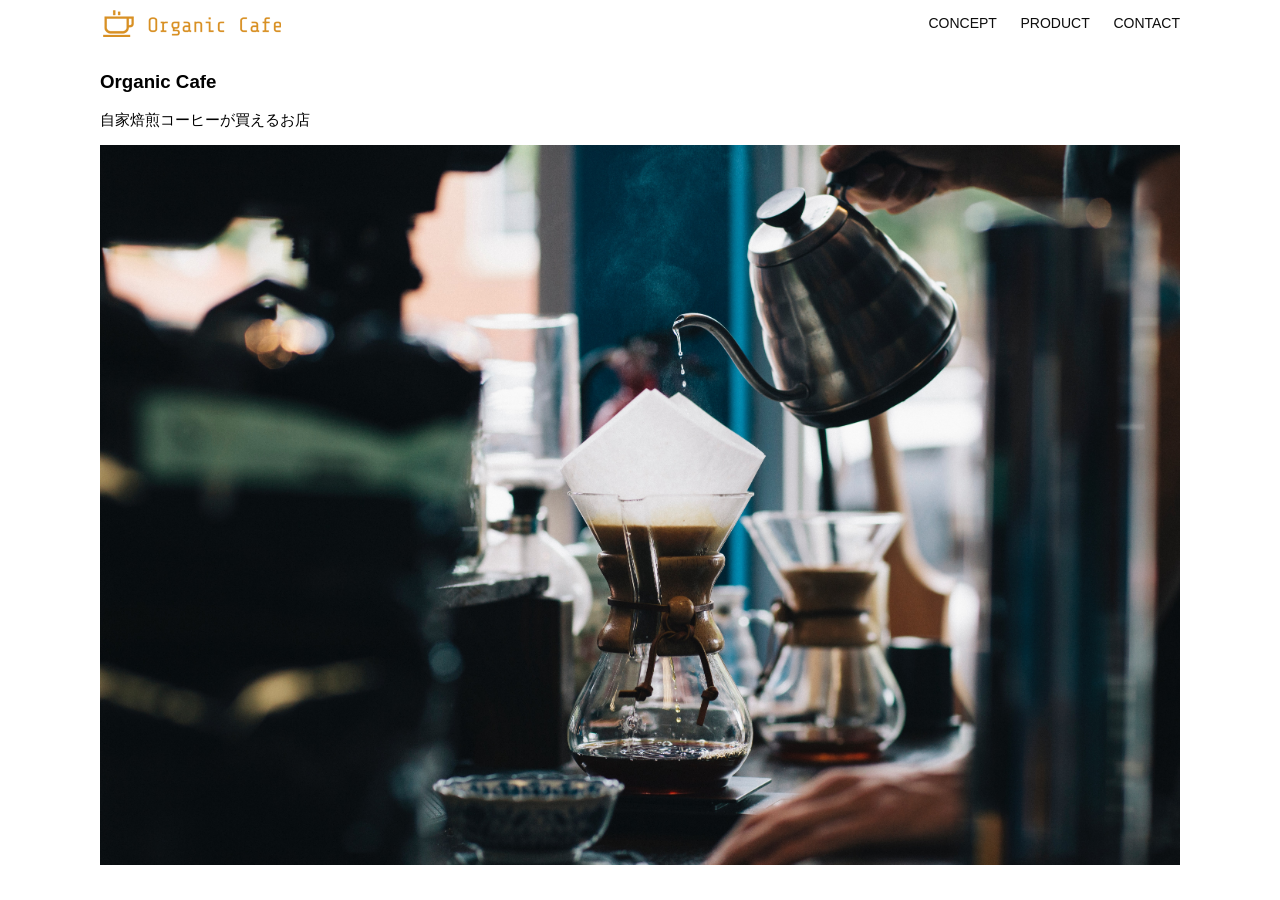
<file: html-css-kadai_013/index.html>
<!DOCTYPE html>
<html>
  <head>
    <title>Organic Cafe</title>
    <meta charset="UTF-8" />
    <meta name="description" content="自家焙煎のコーヒーがお家で楽しめるOrganic Cafe"/>
    <meta name="viewport" content="width=device-width, initial-scale=1.0" />
    <link rel="stylesheet" href="style.css" />
  </head>
  <body>
    <!-- ヘッダー -->
    <header>
      <!-- ロゴ -->
      <a href="index.html" id="logo"><img src="images/logo.png" alt="トップページに戻る"/></a>

      <!-- PC用ナビゲーション -->
      <nav id="nav-pc">
        <a href="index.html#concept">CONCEPT</a>
        <a href="index.html#product">PRODUCT</a>
        <a href="index.html#contact">CONTACT</a>
      </nav>
      <!-- スマホ用メニューボタン -->
<img id="menu-sp" src="images/button-menu.png" alt="ナビゲーションを開く"
onclick="document.getElementById('nav-sp').style.display = 'block'">

<!-- スマホ用ナビゲーション -->
<nav id="nav-sp">
  <ul>
    <li>
      <img id="close" src="images/button-close.png" alt="ナビゲーションを閉じる"
      onclick="document.getElementById('nav-sp').style.display = 'none'">
    </li>
    <li>
      <a id="logo-sp" href="index.html"
      onclick="document.getElementById('nav-sp').style.display = 'none'">
        <img src="images/logo-sp.png" alt="トップページに戻る">
      </a>
    </li>
    <li>
      <a class="menu" href="#concept"
      onclick="document.getElementById('nav-sp').style.display = 'none'">CONCEPT</a>
    </li>
    <li>
      <a class="menu" href="#product"
      onclick="document.getElementById('nav-sp').style.display = 'none'">PRODUCT</a>
    </li>
    <li>
      <a class="menu" href="#contact"
      onclick="document.getElementById('nav-sp').style.display = 'none'">CONTACT</a>
    </li>
  </ul>
</nav>
    </header>

    <main>
      <article>
        <!-- メインビジュアル -->
        <section id="main-visual">
          <div id="main-message">
            <h1>Organic Cafe</h1>
            <p>自家焙煎コーヒーが買えるお店</p>
          </div>
          <img src="images/main-image.jpg" alt="コーヒーをハンドドリップで淹れる画像"/>
        </section>
      </article>
    </main>
  </body>
</html>
</file>
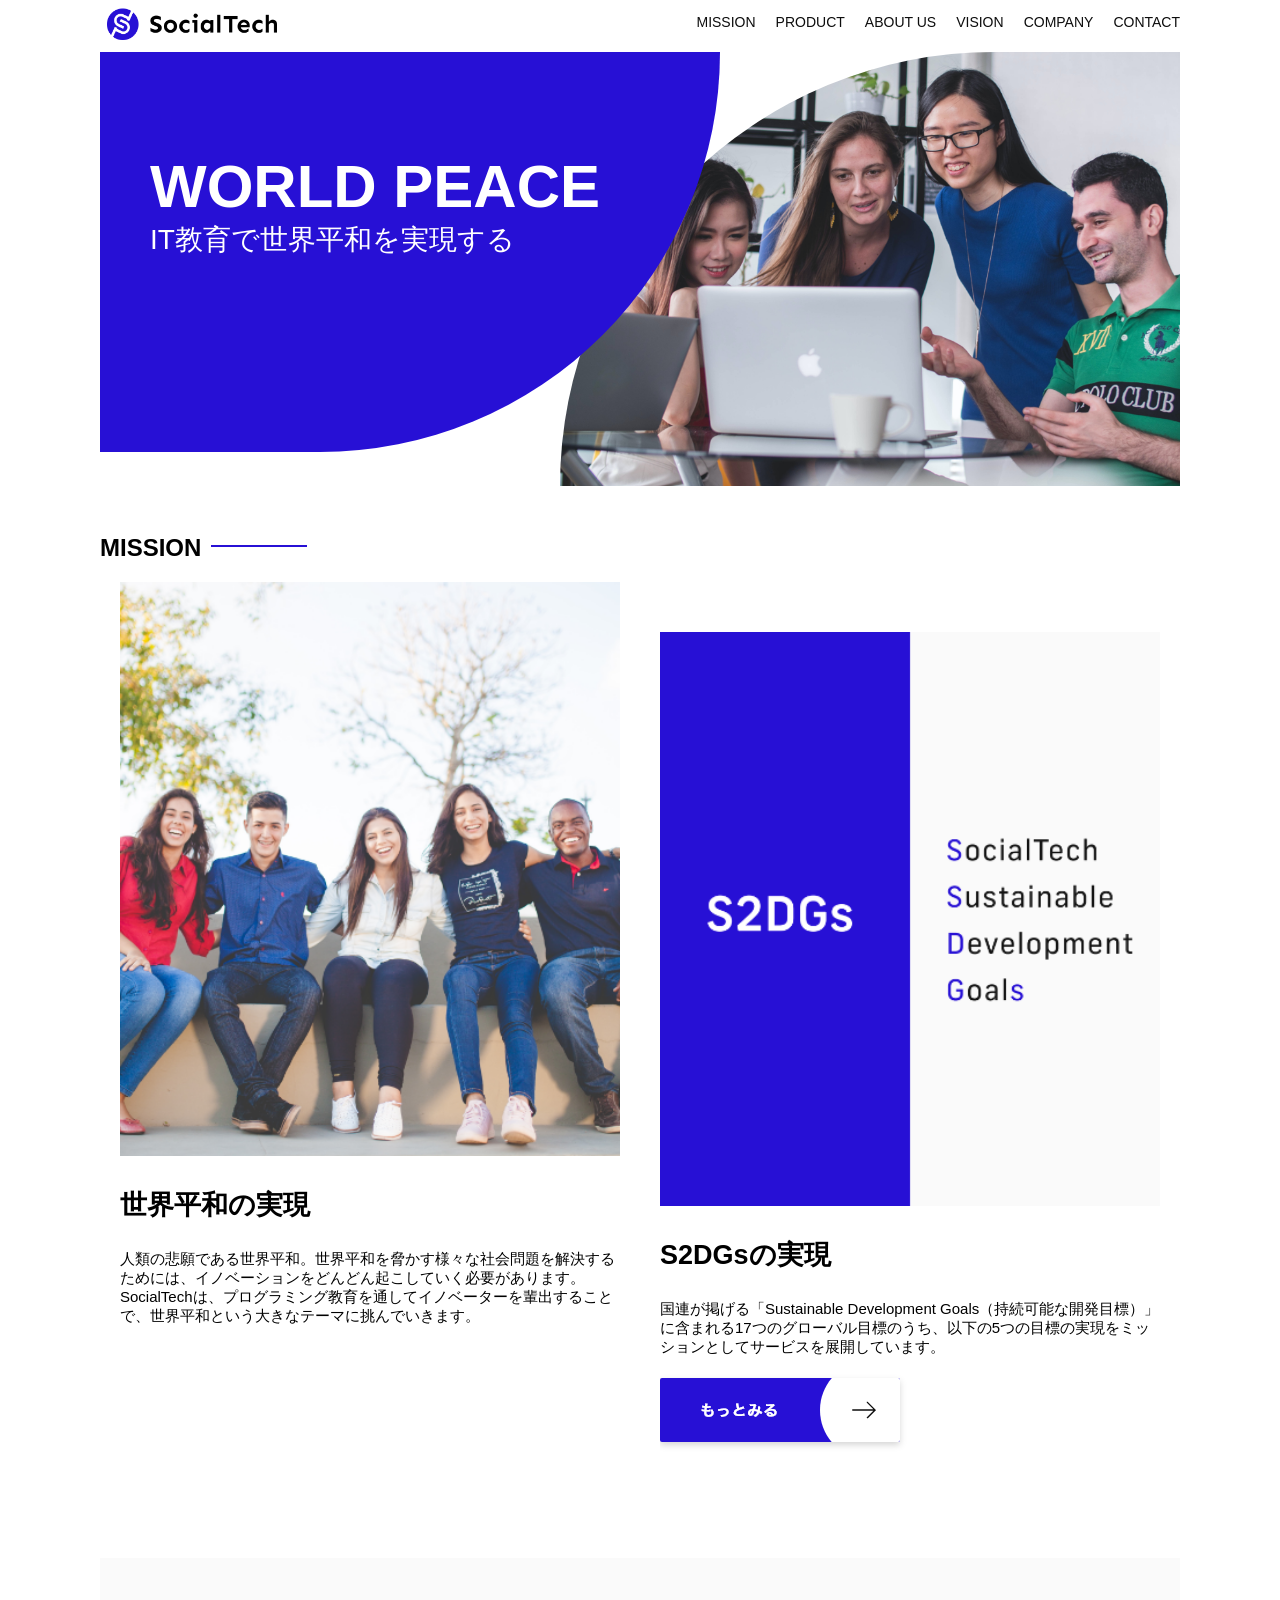
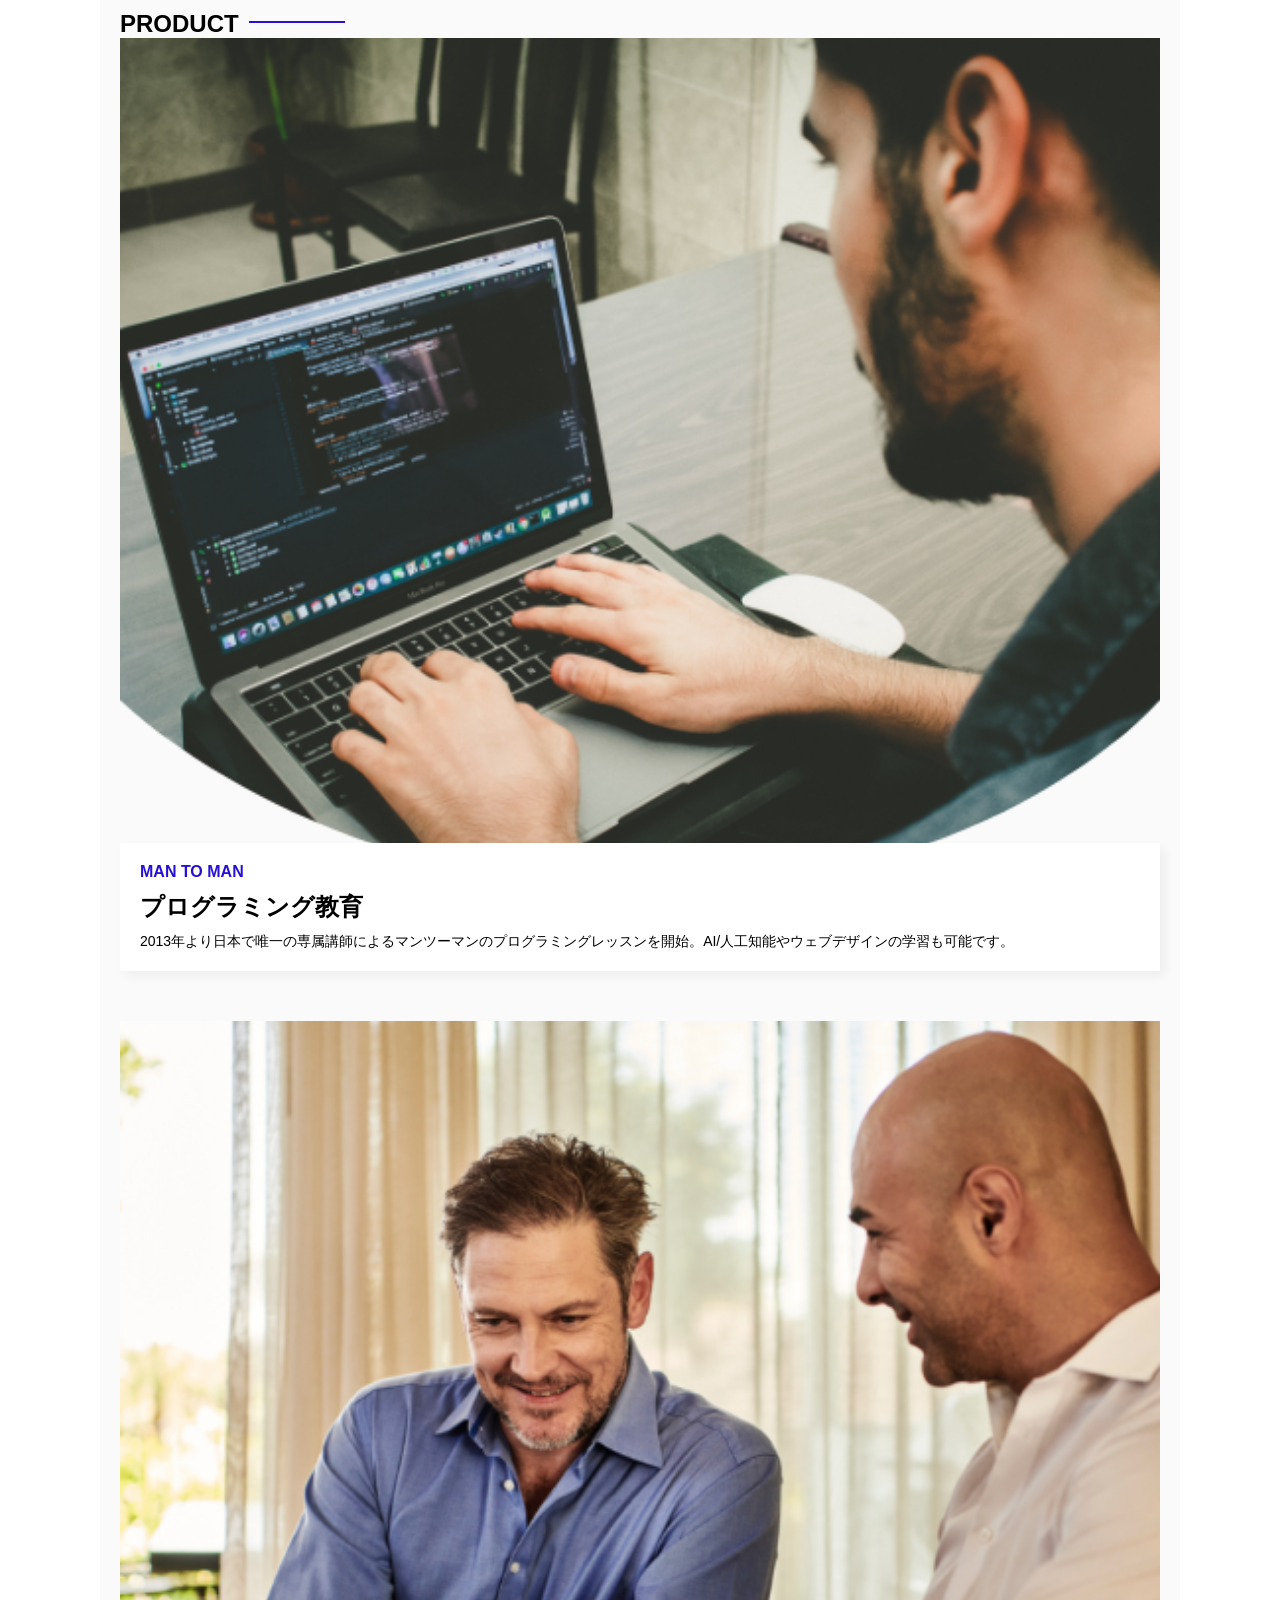
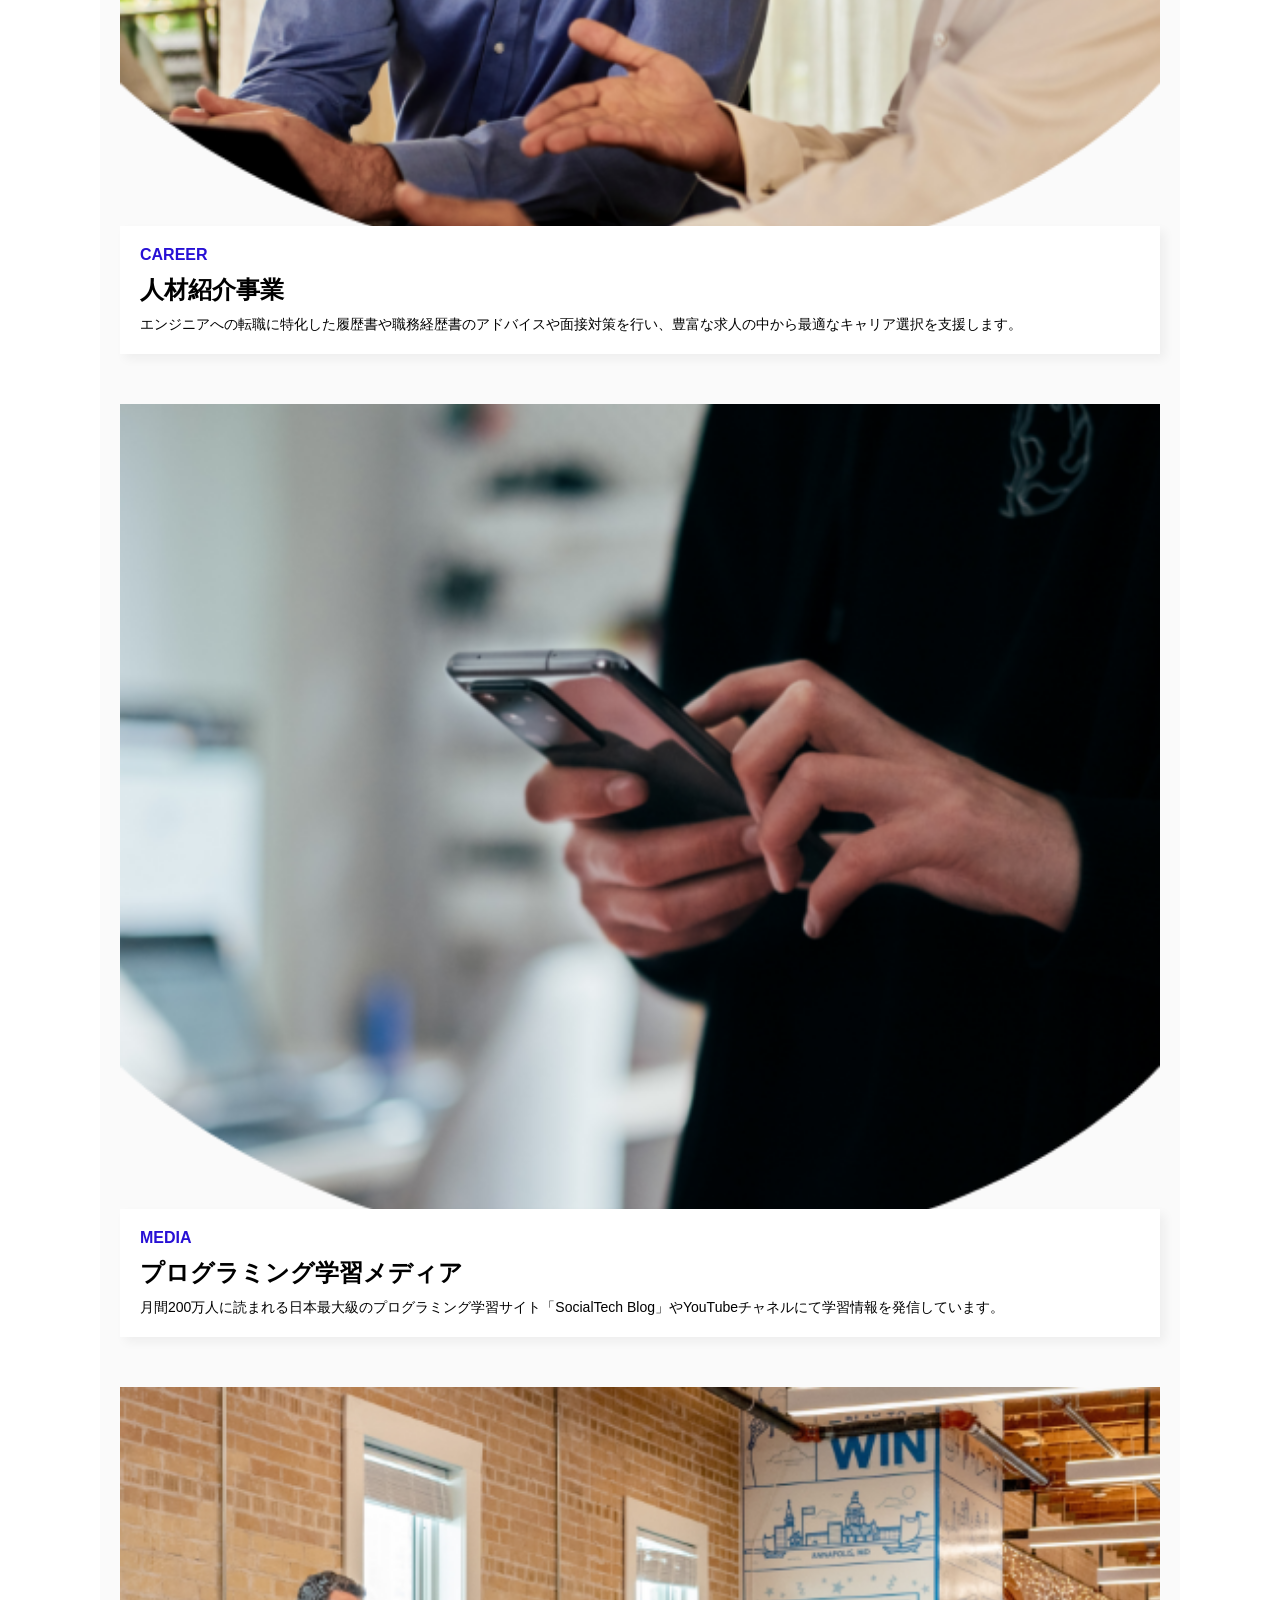
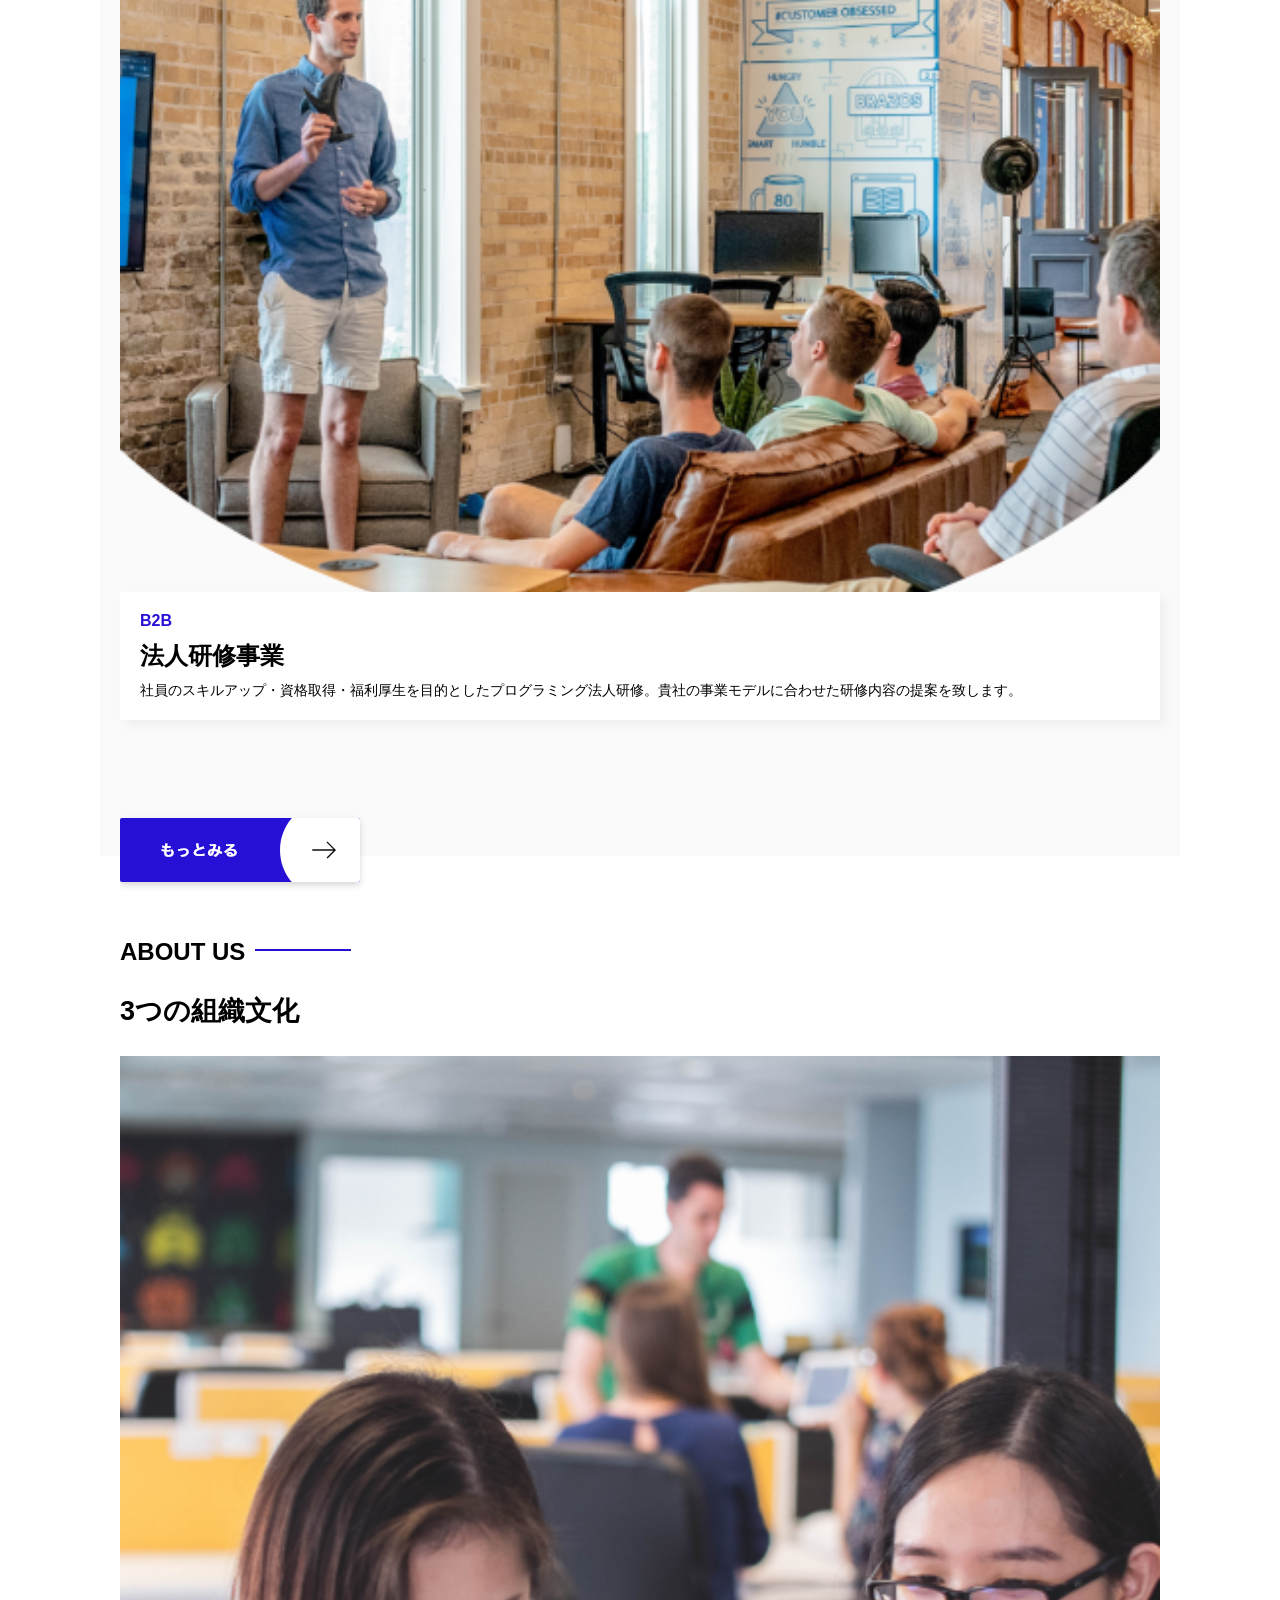
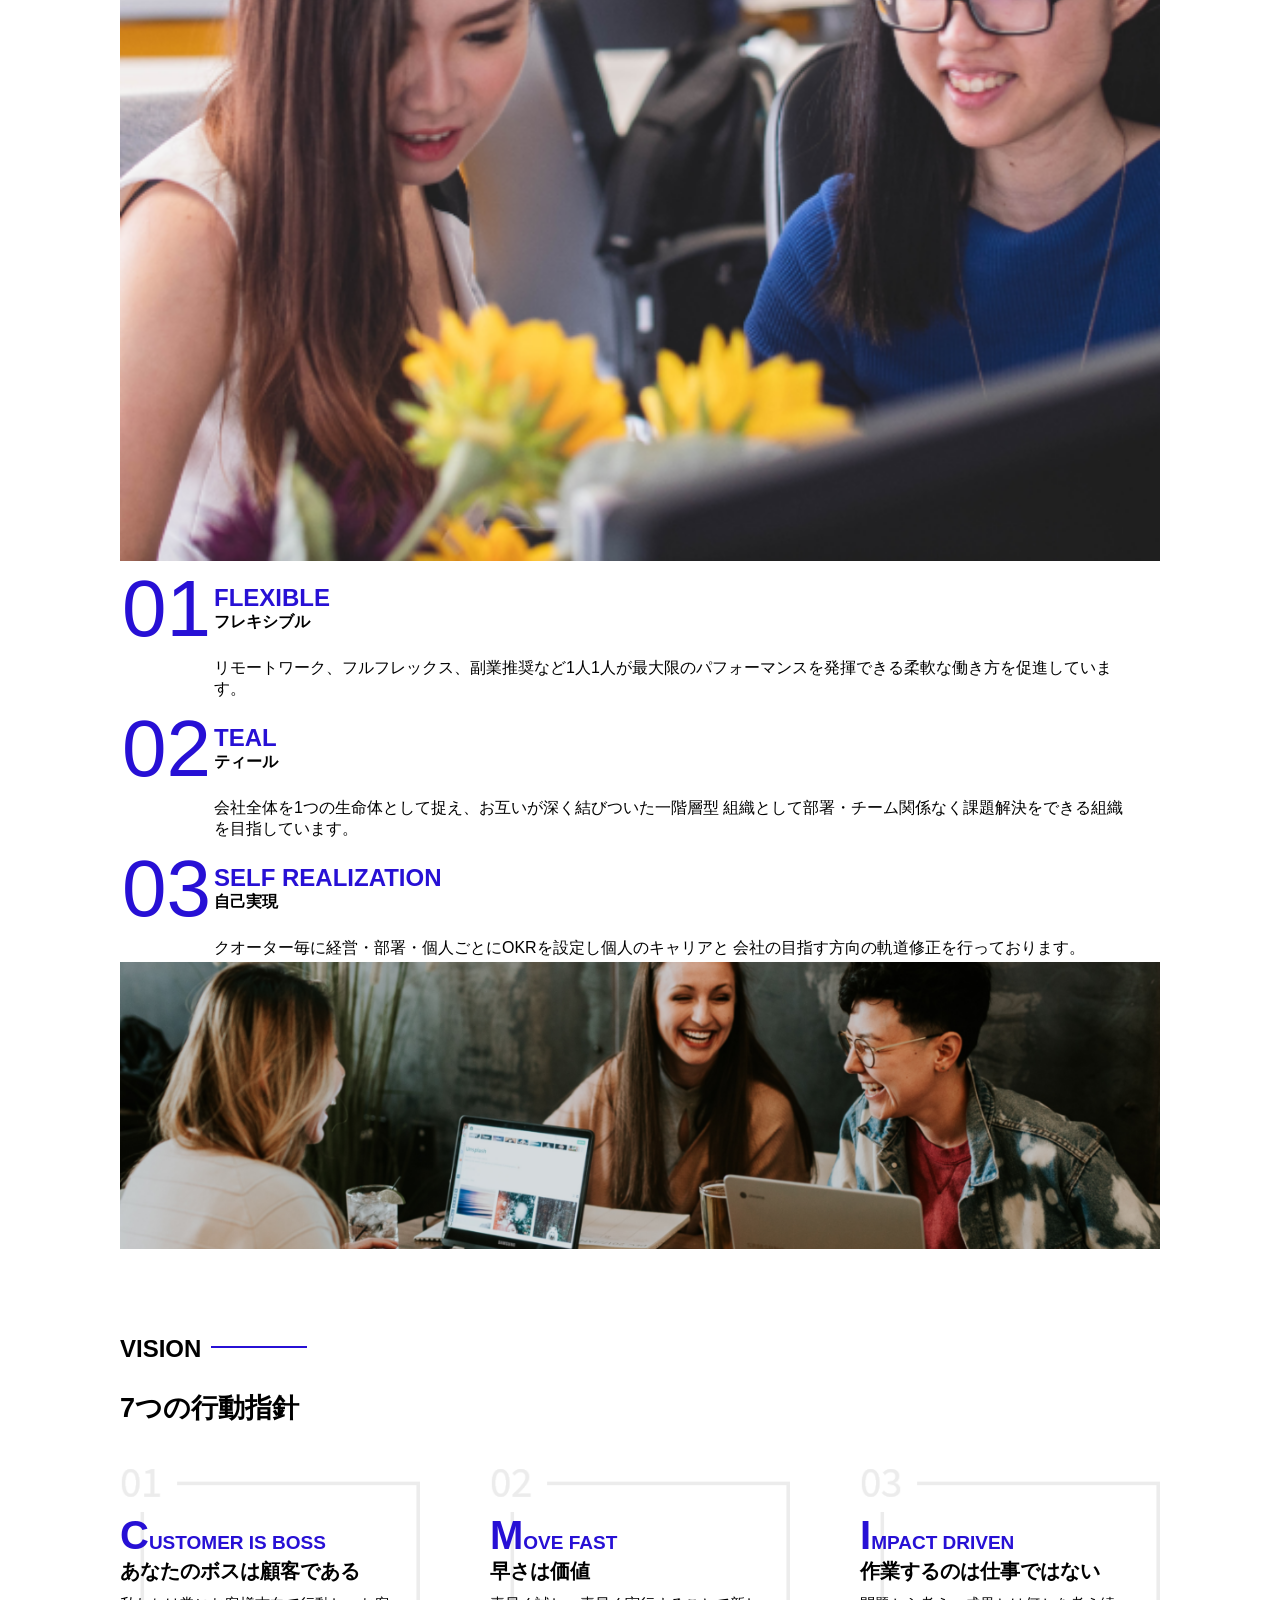
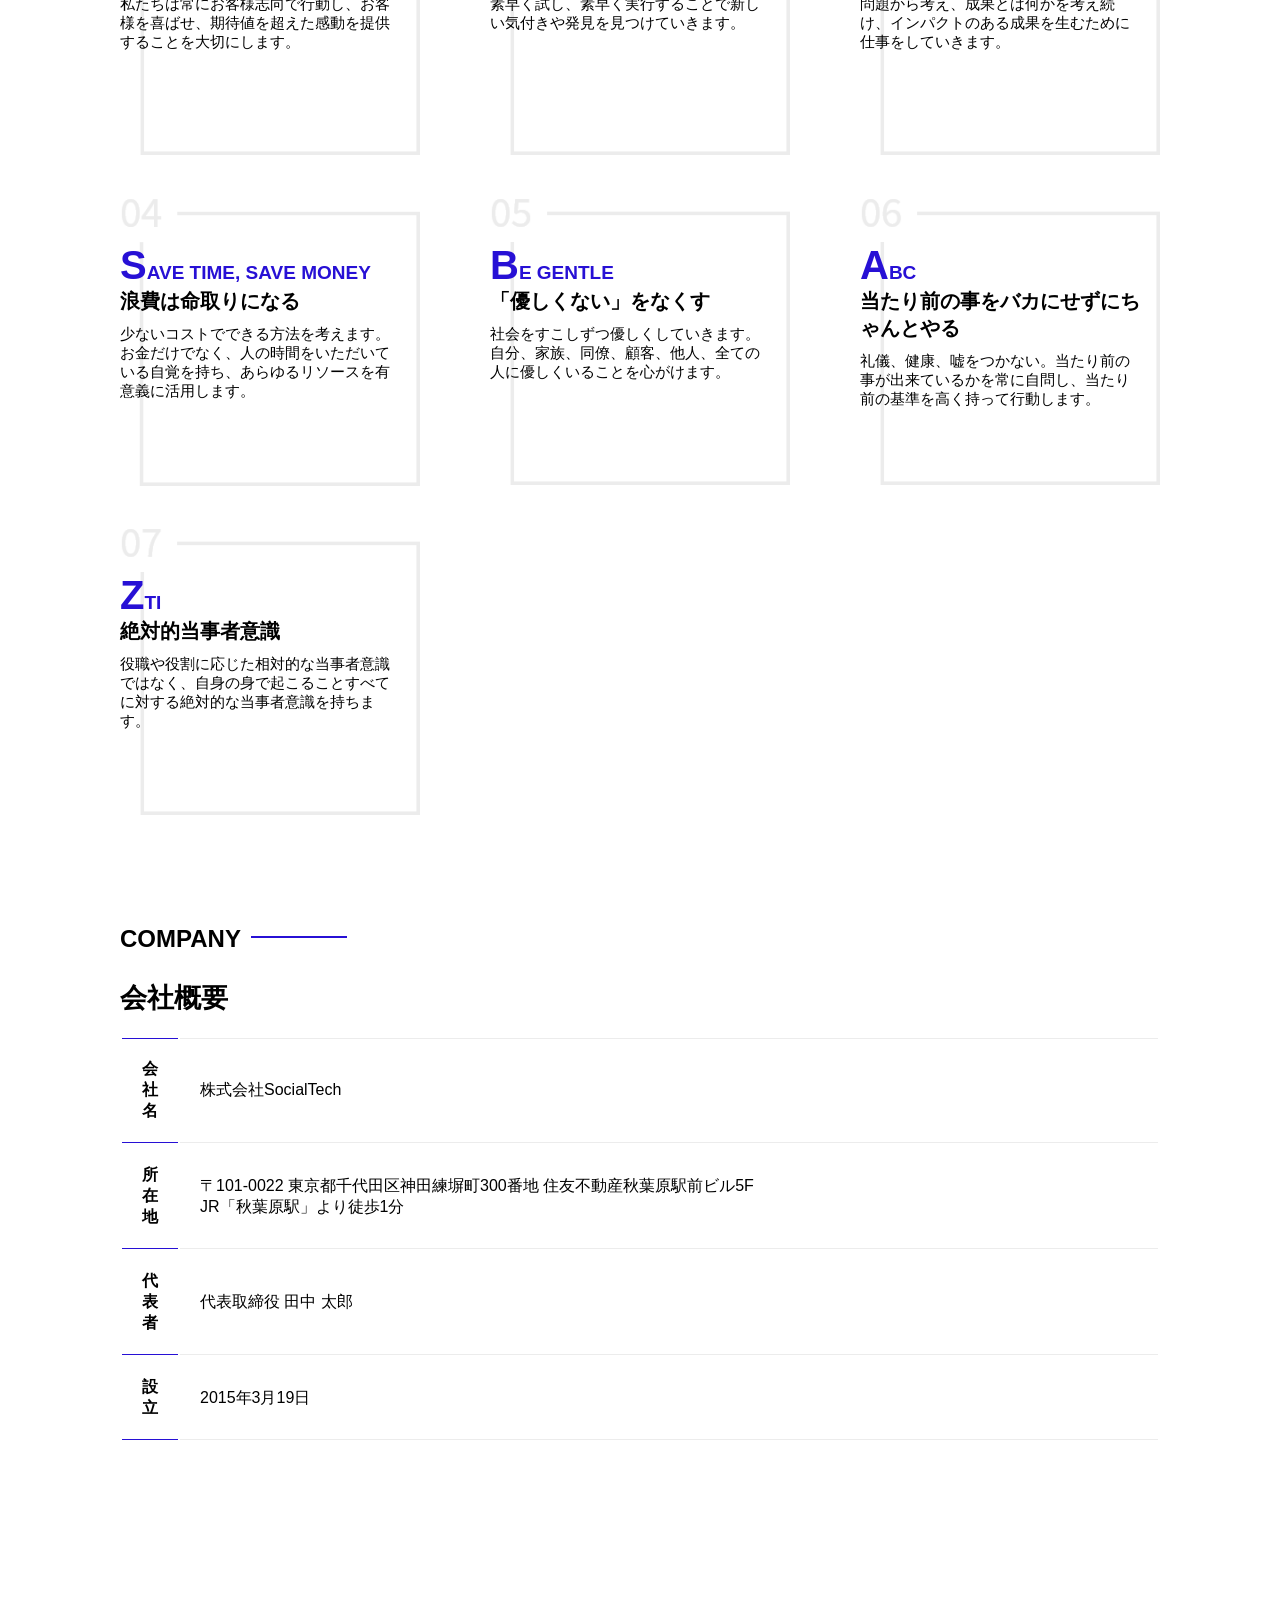
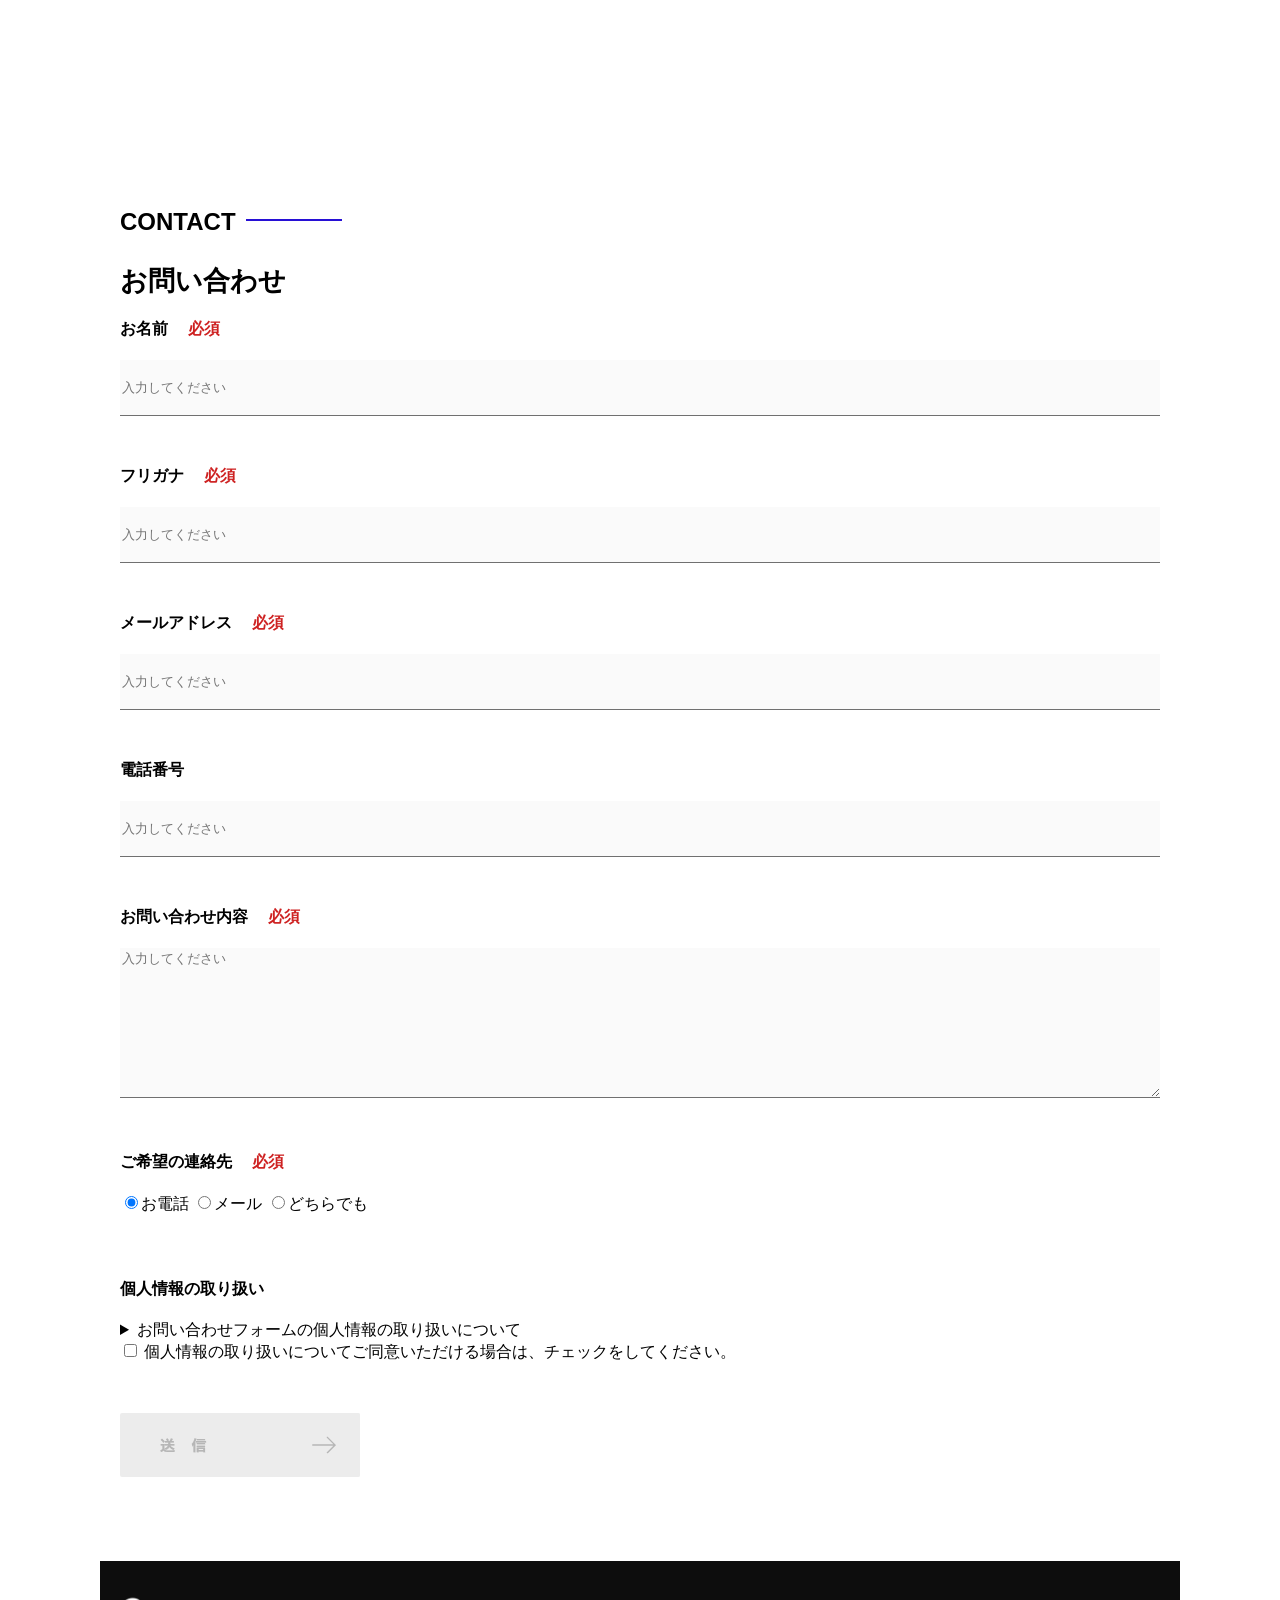
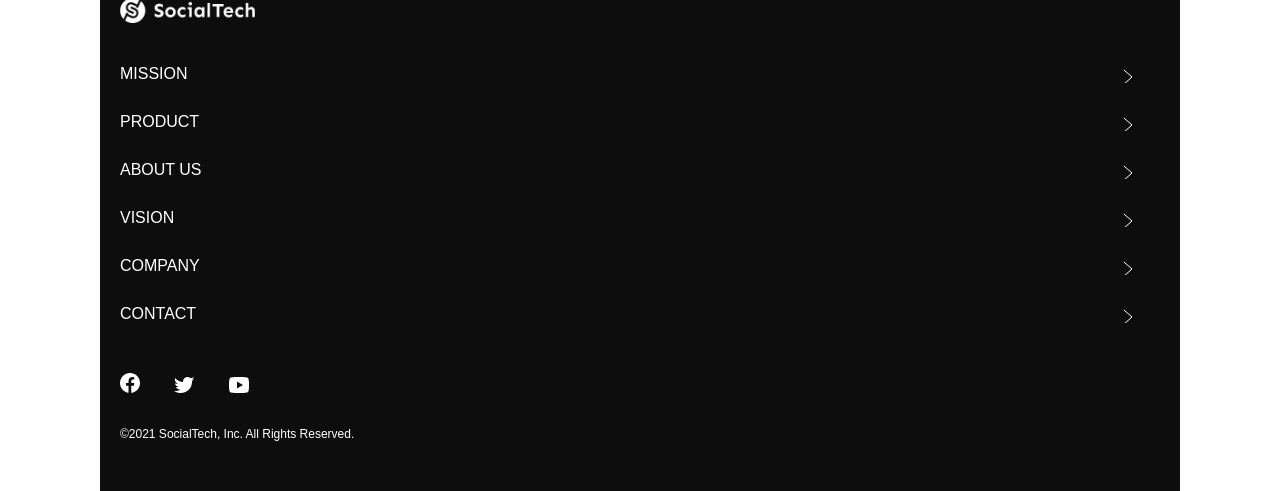
<file: kadai_tutorial_output/index.html>
<!DOCTYPE html>
<html>
<head>
  <title>SocialTech</title>
  <meta charset="UTF-8">
  <meta name="description" content="SocialTechはEdTech業界のリーディングカンパニーを目指します。">
  <meta name="viewport" content="width=device-width, initial-scale=1.0">
  <link rel="stylesheet" href="style.css">
</head>
<body>
  <!-- ヘッダー -->
  <header>
    <!-- ロゴ -->
    <a href="index.html" id="logo"><img src="images/logo.png" alt="トップページに戻る"></a>

     <!-- PC用ナビゲーション -->
    <nav id="nav-pc">
       <ul>
        <li><a href="mission.html">MISSION</a></li>
        <li><a href="product.html">PRODUCT</a></li>
        <li><a href="index.html#aboutus">ABOUT US</a></li>
        <li><a href="index.html#vision">VISION</a></li>
        <li><a href="index.html#company">COMPANY</a></li>
        <li><a href="index.html#contact">CONTACT</a></li>
       </ul>
    </nav>
    <!-- スマホ用メニューボタン -->
       <button id="menu-sp" onclick="document.getElementById('nav-sp').style.display = 'block'">
         <img src="images/button-menu.png" alt="ナビゲーションを開く">
       </button>
        <!-- スマホ用ナビゲーション -->
       <div id="nav-sp">
         <button id="close" onclick="document.getElementById('nav-sp').style.display = 'none'">
           <img src="images/button-close.png" alt="ナビゲーションを閉じる">
         </button>
 
         <nav>
           <ul>
             <li>
               <a id="logo-sp" href="index.html" onclick="document.getElementById('nav-sp').style.display = 'none'"><img src="images/logo-sp.png" alt="トップページに戻る"></a>
             </li>
             <li><a class="menu" href="mission.html" onclick="document.getElementById('nav-sp').style.display = 'none'">MISSION</a></li>
             <li><a class="menu" href="product.html" onclick="document.getElementById('nav-sp').style.display = 'none'">PRODUCT</a></li>
             <li><a class="menu" href="index.html#aboutus" onclick="document.getElementById('nav-sp').style.display = 'none'">ABOUT US</a></li>
             <li><a class="menu" href="index.html#vision" onclick="document.getElementById('nav-sp').style.display = 'none'">VISION</a></li>
             <li><a class="menu" href="index.html#company" onclick="document.getElementById('nav-sp').style.display = 'none'">COMPANY</a></li>
             <li><a class="menu" href="index.html#contact" onclick="document.getElementById('nav-sp').style.display = 'none'">CONTACT</a></li>
           </ul>
         </nav>
         <div id="sns">
           <a href="https://www.facebook.com/sejuku2013">
             <img src="images/button-facebook.png" alt="Facebookのリンク">
           </a>
           <a href="https://twitter.com/samuraijuku">
             <img src="images/button-twitter.png" alt="Twitterのリンク">
           </a>
           <a href="https://www.youtube.com/channel/UCCFOQO5aDK0xXam4cUQXT8g">
             <img src="images/button-youtube.png" alt="YouTubeのリンク">
           </a>
         </div>
       </div>
  </header>
  <main>
    <article>
       <!-- メインビジュアル -->
      <section id="main-visual">
        <div id="main-message">
            <h1>WORLD PEACE</h1>
            <p>IT教育で世界平和を実現する</p>
        </div>
        <img src="images/index/index-main.png" alt="PCの周りに集まる多国籍の仲間たち">
      </section>
       <!--ミッション-->
      <section id="mission">
        <h2 class="index-h2">MISSION</h2>
        <div id="mission-flex">
          <div>
             <img id="mission-photo" src="images/index/index-mission.png" alt="屋外のベンチで写真を撮影する多国籍の仲間たち">
            <h3>世界平和の実現</h3>
            <p>
              人類の悲願である世界平和。世界平和を脅かす様々な社会問題を解決するためには、イノベーションをどんどん起こしていく必要があります。SocialTechは、プログラミング教育を通してイノベーターを輩出することで、世界平和という大きなテーマに挑んでいきます。
            </p>
          </div>
          <div>
            <img id="s2dgs" src="images/index/s2dgs.png" alt="S2DGs">
            <h3>S2DGsの実現</h3>
            <p>国連が掲げる「Sustainable Development Goals（持続可能な開発目標）」に含まれる17つのグローバル目標のうち、以下の5つの目標の実現をミッションとしてサービスを展開しています。</p>
            <a href="mission.html">
              <img src="images/button-more.png" alt="もっとみる">
            </a>
          </div>
        </div>
      </section>
       <!-- プロダクト -->
      <section id="product">
       <h2 class="index-h2">PRODUCT</h2>
        <div class="product-flex">
         <div id="product-left">
           <div>
               <img class="product-photo" src="images/index/index-mantoman.png" alt="PCでコードを書く男性">
               <div class="product-explain">
                 <span>MAN TO MAN</span>
                 <h3>プログラミング教育</h3>
                 <p>2013年より日本で唯一の専属講師によるマンツーマンのプログラミングレッスンを開始。AI/人工知能やウェブデザインの学習も可能です。</p>
               </div>
             </div>
             <div>
               <img class="product-photo" src="images/index/index-career.png" alt="笑顔で話し合う2人の男性">
               <div class="product-explain">
                 <span>CAREER</span>
                 <h3>人材紹介事業</h3>
                 <p>エンジニアへの転職に特化した履歴書や職務経歴書のアドバイスや面接対策を行い、豊富な求人の中から最適なキャリア選択を支援します。</p>
               </div>
             </div>
         </div>
         <div id="product-right">
           <div>
              <img class="product-photo" src="images/index/index-media.png" alt="スマートフォンを操作する人">
              <div class="product-explain">
                <span>MEDIA</span>
                <h3>プログラミング学習メディア</h3>
                <p>月間200万人に読まれる日本最大級のプログラミング学習サイト「SocialTech Blog」やYouTubeチャネルにて学習情報を発信しています。</p>
              </div>
            </div>
            <div>
              <img class="product-photo" src="images/index/index-b2b.png" alt="講演中の男性とそれを聴く人々">
              <div class="product-explain">
                <span>B2B</span>
                <h3>法人研修事業</h3>
                <p>社員のスキルアップ・資格取得・福利厚生を目的としたプログラミング法人研修。貴社の事業モデルに合わせた研修内容の提案を致します。</p>
              </div>
            </div>
          </div>
        </div>
        <div id="product-more">
          <a href="product.html">
            <img src="images/button-more.png" alt="もっとみる">
          </a>
         </div>
      </section>
        <!-- ABOUT US -->
      <section id="aboutus">
        <h2 class="index-h2">ABOUT US</h2>
        <h3>3つの組織文化</h3>
        <div>
          <table class="culture-table">
            <tr>
              <td class="culture-num">01</td>
              <th><span class="culture-en">FLEXIBLE</span><br>フレキシブル</th>
            </tr>
            <tr>
              <td>
                <!--空のセル-->
              </td>
              <td class="culture-description">リモートワーク、フルフレックス、副業推奨など1人1人が最大限のパフォーマンスを発揮できる柔軟な働き方を促進しています。</td>
            </tr>
            <tr>
              <td class="culture-num">02</td>
              <th><span class="culture-en">TEAL</span><br>ティール</th>
            </tr>
            <tr>
              <td>
                <!--空のセル-->
              </td>
              <td class="culture-description">会社全体を1つの生命体として捉え、お互いが深く結びついた一階層型 組織として部署・チーム関係なく課題解決をできる組織を目指しています。</td>
            </tr>
            <tr>
              <td class="culture-num">03</td>
              <th><span class="culture-en">SELF REALIZATION</span><br>自己実現</th>
            </tr>
            <tr>
              <td>
                <!--空のセル-->
              </td>
              <td class="culture-description">クオーター毎に経営・部署・個人ごとにOKRを設定し個人のキャリアと 会社の目指す方向の軌道修正を行っております。</td>
            </tr>
          </table>
          <img class="culture-img" src="images/index/index-aboutus1.png" alt="笑顔で話し合う2人の女性">
        </div>
         <img class="culture-img2" src="images/index/index-aboutus2.png" alt="笑顔で話し合う3人の男女">
      </section>
       <!-- VISION -->
      <section id="vision">
        <h2 class="index-h2">VISION</h2>
        <h3>7つの行動指針</h3>
        <div>
            <div class="vision-box">
               <img src="images/index/vision-01.png" alt="01">
               <div>
                 <h4>CUSTOMER IS BOSS</h4>
                 <h5>あなたのボスは顧客である</h5>
                 <p>私たちは常にお客様志向で行動し、お客様を喜ばせ、期待値を超えた感動を提供することを大切にします。</p>
               </div>
             </div>
              <div class="vision-box">
               <img src="images/index/vision-02.png" alt="02">
               <div>
                 <h4>MOVE FAST</h4>
                 <h5>早さは価値</h5>
                 <p>素早く試し、素早く実行することで新しい気付きや発見を見つけていきます。</p>
               </div>
             </div>
             <div class="vision-box">
               <img src="images/index/vision-03.png" alt="03">
               <div>
                 <h4>IMPACT DRIVEN</h4>
                 <h5>作業するのは仕事ではない</h5>
                 <p>問題から考え、成果とは何かを考え続け、インパクトのある成果を生むために仕事をしていきます。</p>
               </div>
             </div>
             <div class="vision-box">
               <img src="images/index/vision-04.png" alt="04">
               <div>
                 <h4>SAVE TIME, SAVE MONEY</h4>
                 <h5>浪費は命取りになる</h5>
                 <p>少ないコストでできる方法を考えます。お金だけでなく、人の時間をいただいている自覚を持ち、あらゆるリソースを有意義に活用します。</p>
               </div>
             </div>
             <div class="vision-box">
               <img src="images/index/vision-05.png" alt="05">
               <div>
                 <h4>BE GENTLE</h4>
                 <h5>「優しくない」をなくす</h5>
                 <p>社会をすこしずつ優しくしていきます。自分、家族、同僚、顧客、他人、全ての人に優しくいることを心がけます。</p>
               </div>
             </div>
             <div class="vision-box">
               <img src="images/index/vision-06.png" alt="06">
               <div>
                 <h4>ABC</h4>
                 <h5>当たり前の事をバカにせずにちゃんとやる</h5>
                 <p>礼儀、健康、嘘をつかない。当たり前の事が出来ているかを常に自問し、当たり前の基準を高く持って行動します。</p>
               </div>
             </div>
             <div class="vision-box">
               <img src="images/index/vision-07.png" alt="07">
               <div>
                 <h4>ZTI</h4>
                 <h5>絶対的当事者意識</h5>
                 <p>役職や役割に応じた相対的な当事者意識ではなく、自身の身で起こることすべてに対する絶対的な当事者意識を持ちます。</p>
               </div>
             </div>
        </div>
      </section>
       <!-- COMPANY -->
      <section id="company">
        <h2 class="index-h2">COMPANY</h2>
        <h3>会社概要</h3>
         <table id="company-table">
             <tr>
               <th class="tableheader tableheader-first">会社名</th>
               <td class="cell cell-first">株式会社SocialTech</td>
             </tr>
             <tr>
               <th class="tableheader">所在地</th>
               <td class="cell">〒101-0022 東京都千代田区神田練塀町300番地 住友不動産秋葉原駅前ビル5F<br>JR「秋葉原駅」より徒歩1分</td>
             </tr>
             <tr>
               <th class="tableheader">代表者</th>
               <td class="cell">代表取締役 田中 太郎</td>
             </tr>
             <tr>
               <th class="tableheader">設立</th>
               <td class="cell">2015年3月19日</td>
             </tr>
           </table>
           <iframe 
 src="https://www.google.com/maps/embed?pb=!1m18!1m12!1m3!1d3240.0688551336807!2d139.7720776771055!3d35.69992317258124!2m3!1f0!2f0!3f0!3m2!1i1024!2i768!4f13.1!3m3!1m2!1s0x60188fee13660e23%3A0x77137876edf742ac!2z5L2P5Y-L5LiN5YuV55Sj56eL6JGJ5Y6f6aeF5YmN44OT44Or!5e0!3m2!1sja!2sjp!4v1704858013291!5m2!1sja!2sjp" 
 style="border: 0" allowfullscreen="" loading="lazy">
 </iframe>
      </section>
       <!-- お問い合わせフォーム -->
      <section id="contact">
        <h2 class="index-h2">CONTACT</h2>
        <h3>お問い合わせ</h3>
        <form>
            <div>
            <div class="contact-heading">
              <label class="contact-label">お名前<span class="contact-span">必須</span></label>
            </div>
            <div>
              <input type="text" name="name" placeholder="入力してください" class="contact-textbox">
            </div>
          </div>
          <div>
            <div class="contact-heading">
              <label class="contact-label">フリガナ<span class="contact-span">必須</span></label>
            </div>
            <div>
              <input type="text" name="hurigana" placeholder="入力してください" class="contact-textbox">
            </div>
          </div>
          <div>
            <div class="contact-heading">
              <label class="contact-label">メールアドレス<span class="contact-span">必須</span></label>
            </div>
            <div>
              <input type="text" name="email" placeholder="入力してください" class="contact-textbox">
            </div>
          </div>
          <div>
            <div class="contact-heading">
              <label class="contact-label">電話番号</label>
            </div>
            <div>
              <input type="text" name="tel" placeholder="入力してください" class="contact-textbox">
            </div>
          </div>
           <div>
            <div class="contact-heading">
              <label class="contact-label">お問い合わせ内容<span class="contact-span">必須</span></label>
            </div>
            <div>
              <textarea class="contact-textarea" placeholder="入力してください" name="message"></textarea>
            </div>
          </div>
           <div>
            <div class="contact-heading">
              <label class="contact-label">ご希望の連絡先<span class="contact-span">必須</span></label>
            </div>
            <div>
              <input class="radiobutton" type="radio" value="tel" name="contact" checked><label>お電話</label>
              <input class="radiobutton" type="radio" value="mail" name="contact"><label>メール</label>
              <input class="radiobutton" type="radio" value="both" name="contact"><label>どちらでも</label>
            </div>
          </div>
          <div>
               <div class="contact-heading">
                 <label class="contact-label">個人情報の取り扱い</label>
               </div>
               <div>
                 <details>
                   <summary>お問い合わせフォームの個人情報の取り扱いについて</summary>
                   <div>
                     <dl>
                       <dt>１．組織の名称又は氏名</dt>
                       <dd>株式会社SocialTech</dd>
                       <dt>２．個人情報保護管理者（若しくはその代理人）の氏名又は職名、所属及び連絡先</dt>
                       <dd>
                         <p>鈴木 一郎 コーポレート部</p>
                         <p>メールアドレス：samurai@example.com</p>
                         <p>TEL：03-1234-5678</p>
                       </dd>
                       <dt>３．個人情報の利用目的</dt>
                       <dd>
                         <ul>
                           <li>本サービス及び本サービスに関連する情報の提供又はそれらに関する連絡のため</li>
                           <li>ユーザーの本人確認のため</li>
                           <li>当社サービスのご案内のため</li>
                           <li>当社の商品等の広告または宣伝（電子メールによるものを含むものとします。）</li>
                         </ul>
                       </dd>
                       <dt>４．個人情報の取り扱い業務の委託</dt>
                       <dd>個人情報の取扱業務の全部または一部を外部に業務委託する場合があります。その際、弊社は、個人情報を適切に保護できる管理体制を敷き実行していることを条件として委託先を厳選したうえで、機密保持契約を委託先と締結し、お客様の個人情報を厳密に管理させます。</dd>
                       <dt>５．個人情報の開示等の請求</dt>
                       <dd>
                         お客様は、弊社に対してご自身の個人情報の開示等（利用目的の通知、開示、内容の訂正・追加・削除、利用の停止または消去、第三者への提供の停止）に関して、当社問合わせ窓口に申し出ることができます。<br>
                         その際、弊社はお客様ご本人を確認させていただいたうえで、合理的な期間内に対応いたします。<br>
                         なお、個人情報に関する弊社問合わせ先は、次の通りです。
                       </dd>
                       <dd>
                         <p>株式会社SocialTech　個人情報問合せ窓口</p>
                         <p>〒150-0043　東京都千代田区神田練塀町300番地 住友不動産秋葉原駅前ビル5F</p>
                         <p>メールアドレス：samurai@example.com　TEL：03-1234-5678</p>
                       </dd>
 
                       <dt>６．個人情報を提供されることの任意性について</dt>
                       <dd>お客様がご自身の個人情報を弊社に提供されるか否かは、お客様のご判断によりますが、もしご提供されない場合には、適切なサービスが提供できない場合がありますので予めご了承ください。</dd>
                     </dl>
                   </div>
                 </details>
                 <input type="checkbox" name="agree">
                 <span>個人情報の取り扱いについてご同意いただける場合は、チェックをしてください。</span>
               </div>
             </div>
              <input type="image" src="images/button-submit.png" alt="送信する">
        </form>
      </section>    
    </article>
  </main>

   <footer>
      <div id="footer-logo">
        <img src="images/logo-sp.png" alt="SocialTech">
      </div>
       <div id="footer-link">
        <a href="mission.html">MISSION</a>
        <a href="product.html">PRODUCT</a>
        <a href="index.html#aboutus">ABOUT US</a>
        <a href="index.html#vision">VISION</a>
        <a href="index.html#company">COMPANY</a>
        <a href="index.html#contact">CONTACT</a>
      </div>
       <div id="sns-footer">
         <div class="sns-btns">
           <a href="https://www.facebook.com/sejuku2013"><img src="images/button-facebook.png" alt="Facebookのリンク"></a>
           <a href="https://twitter.com/samuraijuku"><img src="images/button-twitter.png" alt="Twitterのリンク"></a>
           <a href="https://www.youtube.com/channel/UCCFOQO5aDK0xXam4cUQXT8g"><img src="images/button-youtube.png" alt="YouTubeのリンク"></a>
         </div>
         <p id="copyright">&copy;2021 SocialTech, Inc. All Rights Reserved.</p>
       </div>
    </footer>

</body>
</html>
</file>
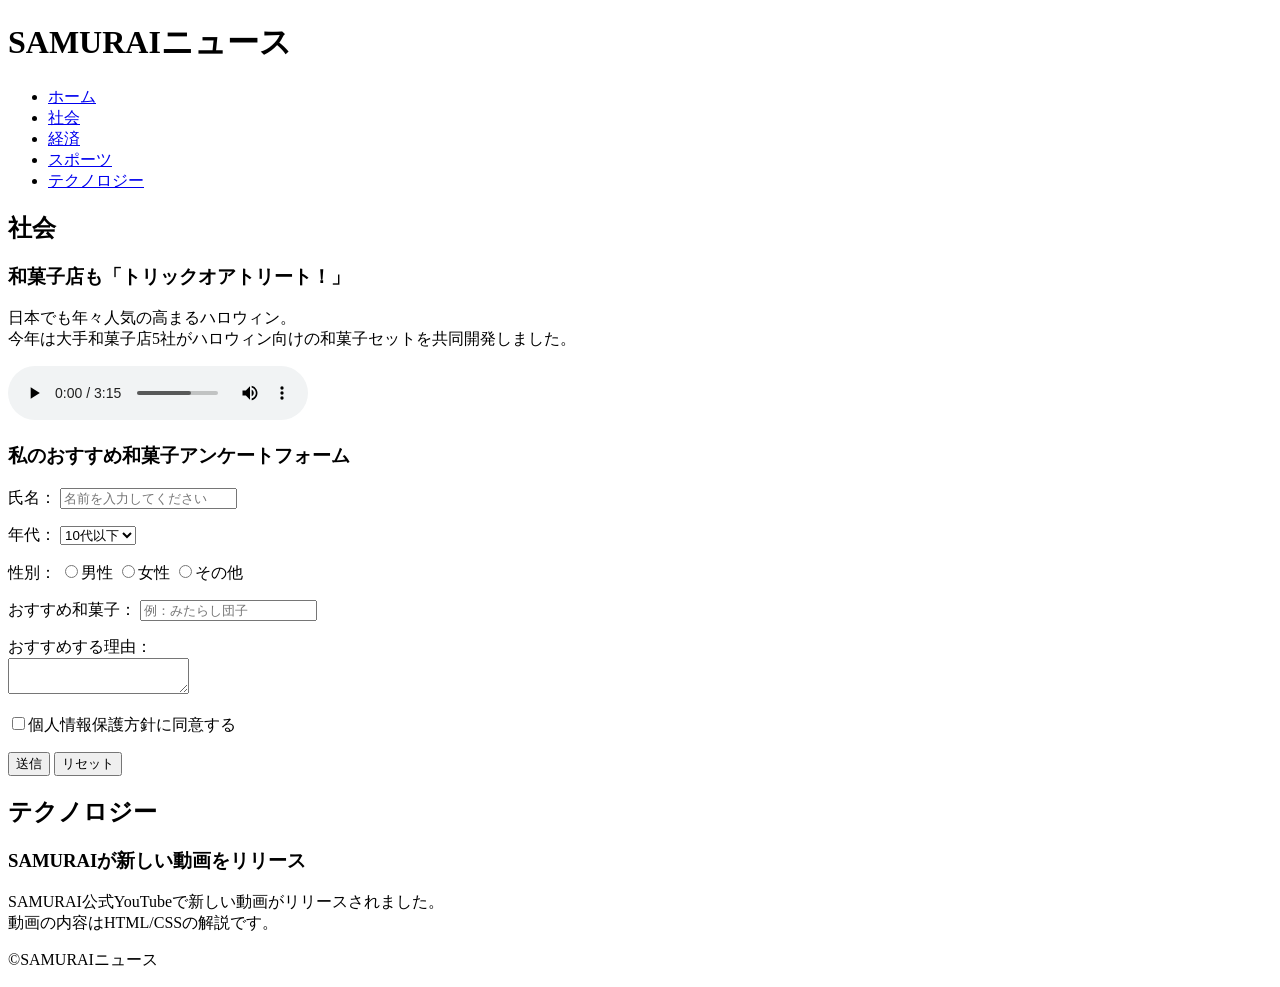
<file: kadai_008/kadai_008.html>
<!DOCTYPE html>
<html>
<head>
  <title>8章課題</title>
  <meta name="description" content="このページは8章の課題です。">
  <meta charset="UTF-8">
</head>
<body>
  <header>
    <h1>SAMURAIニュース</h1>
    <nav>
      <ul>
        <li><a href="https://www.sejuku.net/">ホーム</a></li>
        <li><a href="https://www.sejuku.net/">社会</a></li>
        <li><a href="https://www.sejuku.net/">経済</a></li>
        <li><a href="https://www.sejuku.net/">スポーツ</a></li>
        <li><a href="https://www.sejuku.net/">テクノロジー</a></li>
      </ul>
    </nav>
  </header>

  <main>
    <article>
      <h2>社会</h2>

      <section>
        <h3>和菓子店も「トリックオアトリート！」</h3>
        <p>
          日本でも年々人気の高まるハロウィン。<br>
          今年は大手和菓子店5社がハロウィン向けの和菓子セットを共同開発しました。
        </p>

        <audio controls>
          <source src="ichi.mp3" type="audio/mpeg">
        </audio>
      </section>

      <section>
        <h3>私のおすすめ和菓子アンケートフォーム</h3>
        <form>
          <p>
            <label>氏名：
              <input type="text" placeholder="名前を入力してください">
            </label>
          </p>

          <p>
            <label>年代：
              <select>
                <option>10代以下</option>
                <option>20代</option>
                <option>30代</option>
                <option>40代以上</option>
              </select>
            </label>
          </p>

          <p>
            性別：
            <label><input type="radio" name="gender">男性</label>
            <label><input type="radio" name="gender">女性</label>
            <label><input type="radio" name="gender">その他</label>
          </p>

          <p>
            <label>おすすめ和菓子：
              <input type="text" placeholder="例：みたらし団子">
            </label>
          </p>

          <p>
            <label>おすすめする理由：<br>
              <textarea></textarea>
            </label>
          </p>

          <p>
            <label>
              <input type="checkbox">個人情報保護方針に同意する
            </label>
          </p>

          <p>
            <input type="submit" value="送信">
            <input type="reset" value="リセット">
          </p>
        </form>
      </section>
    </article>

    <article>
      <h2>テクノロジー</h2>
      <section>
        <h3>SAMURAIが新しい動画をリリース</h3>
        <p>
          SAMURAI公式YouTubeで新しい動画がリリースされました。<br>
          動画の内容はHTML/CSSの解説です。
        </p>
      </section>
    </article>
  </main>

  <footer>
    <p>&copy;SAMURAIニュース</p>
  </footer>
</body>
</html>
</file>
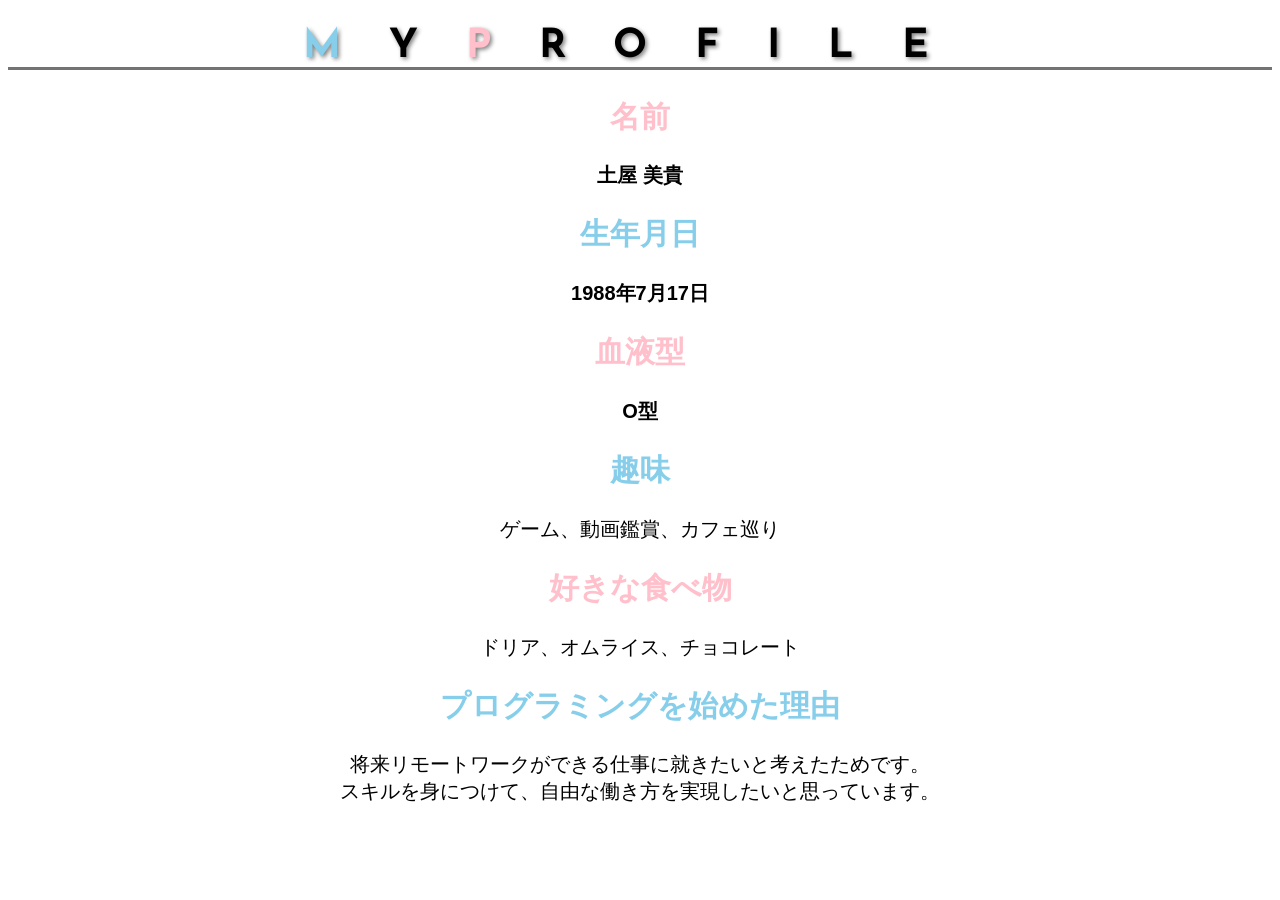
<file: kadai_015/kadai_015.html>
<!DOCTYPE html>
<html>
<head>
  <title>15章課題</title>
  <meta charset="UTF-8">
  <meta name="description" content="このページは15章の課題です。">
  <link rel="stylesheet" href="style.css">
  <link rel="preconnect" href="https://fonts.googleapis.com">
  <link rel="preconnect" href="https://fonts.gstatic.com" crossorigin>
  <link href="https://fonts.googleapis.com/css2?family=Josefin+Sans&display=swap" rel="stylesheet">
</head>
<body>
  <h1><span class="blue">M</span>Y<span class="pink">P</span>ROFILE</h1>

  <div id="basic">
    <h2 class="pink">名前</h2>
    <p>土屋 美貴</p>

    <h2 class="blue">生年月日</h2>
    <p>1988年7月17日</p>

    <h2 class="pink">血液型</h2>
    <p>O型</p>
  </div>

  <h2 class="blue">趣味</h2>
  <p>ゲーム、動画鑑賞、カフェ巡り</p>

  <h2 class="pink">好きな食べ物</h2>
  <p>ドリア、オムライス、チョコレート</p>

  <h2 class="blue">プログラミングを始めた理由</h2>
  <p>
    将来リモートワークができる仕事に就きたいと考えたためです。<br>
    スキルを身につけて、自由な働き方を実現したいと思っています。
  </p>
</body>
</html>
</file>
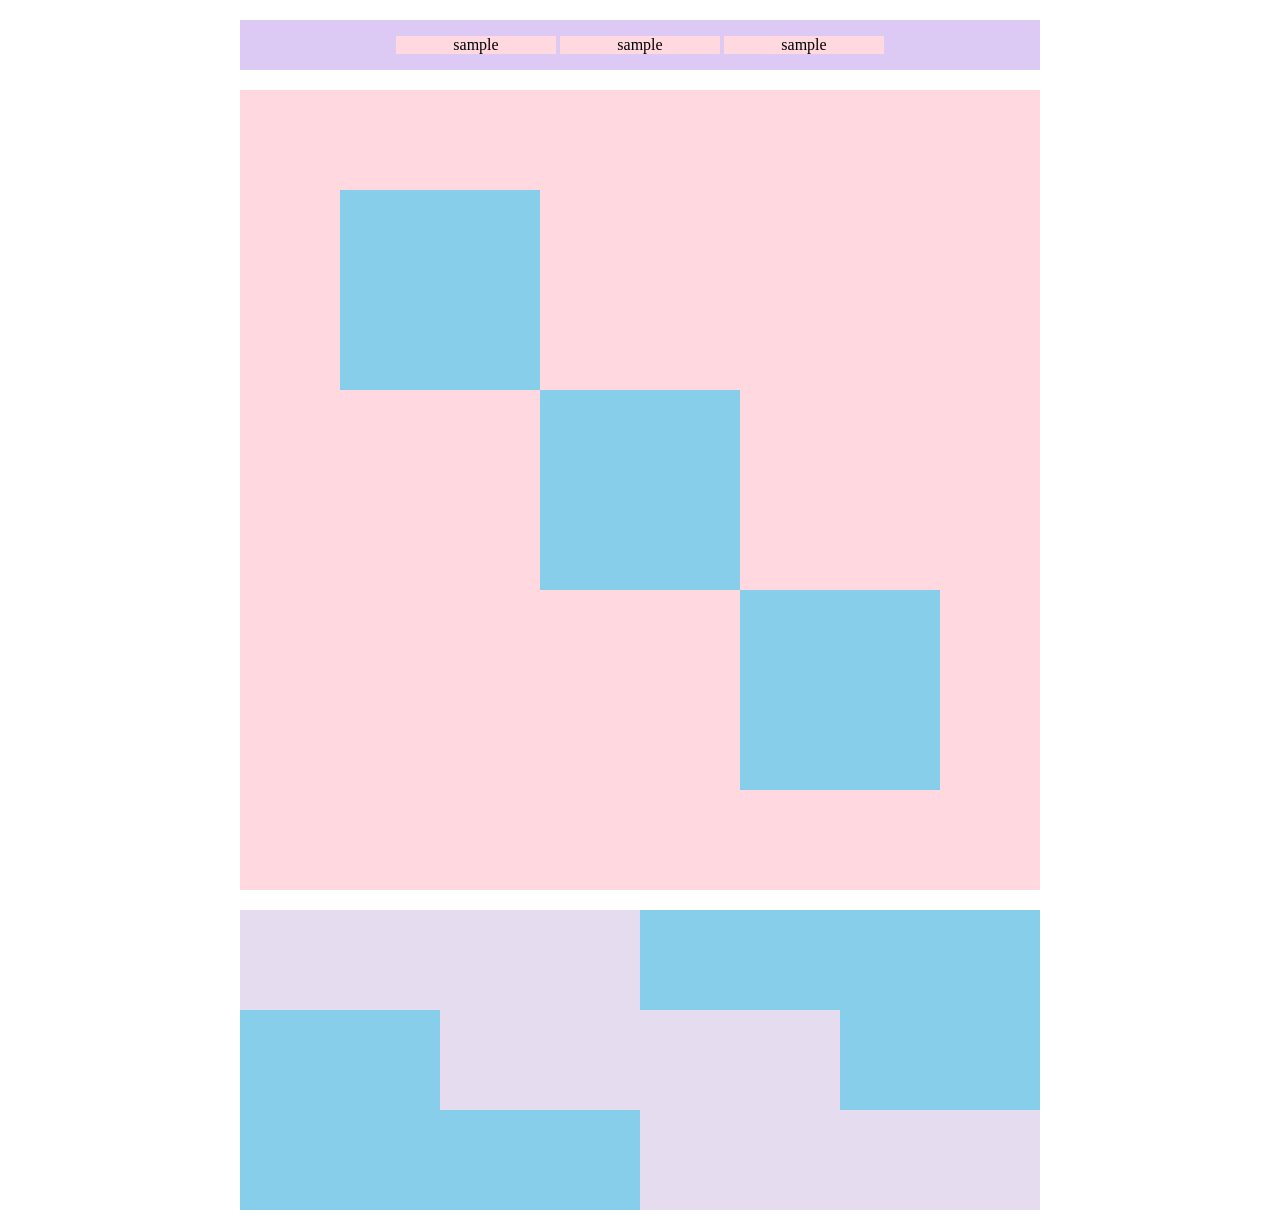
<file: kadai_018/kadai_018.html>
<!DOCTYPE html>
<html>
<head>
  <meta charset="UTF-8">
  <link rel="stylesheet" href="style.css">
  <meta name="description" content="このページは18章の課題です。">
  <title>18章課題</title>
</head>
<body>
  <div id="top">
    <p class="top-child">sample</p>
    <p class="top-child">sample</p>
    <p class="top-child">sample</p>
  </div>
  <div id="middle">
    <div id="middle-child01"></div>
    <div id="middle-child02"></div>
    <div id="middle-child03"></div>
  </div>
  <div id="bottom">
    <div id="bottom-child01"></div>
    <div id="bottom-child02"></div>
    <div id="bottom-child03"></div>
  </div>
</body>
</html>
</file>
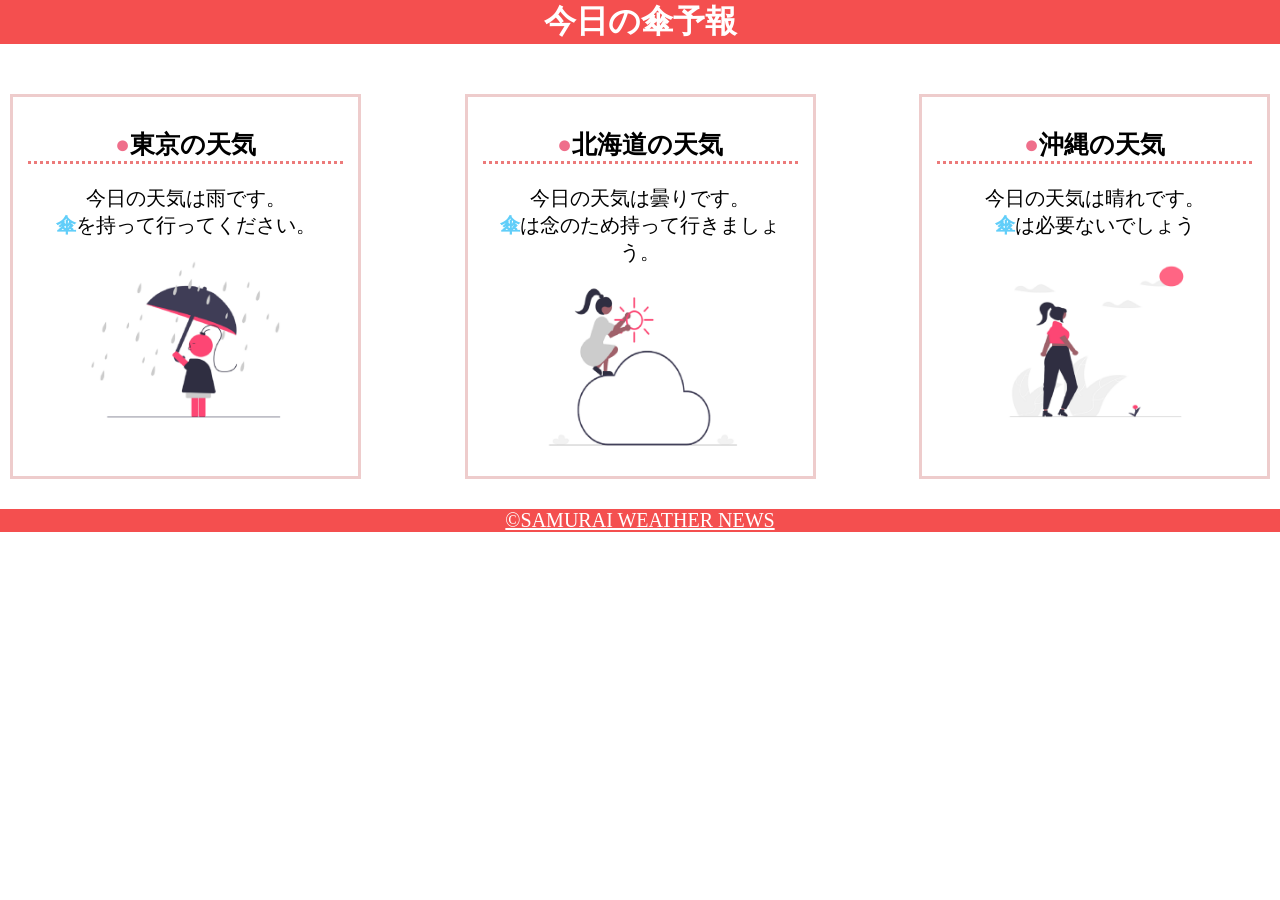
<file: kadai_022/kadai_022.html>
<!DOCTYPE html>
<html>
    <head>
        <meta charset="UTF-8">
        <meta name="viewport" content="width=device-width, initial-scale=1.0">
        <link rel="stylesheet" href="style.css">
        <meta name="description" content="このページは22章の課題です。">
        <title>22章課題</title>
    </head>
    <body>
       
        <header>
            <h1>今日の傘予報</h1>
        </header>  
 
        <main>

            <div id="parent">
                <div class="contents">
                    <h2>東京の天気</h2>
                    <p>今日の天気は雨です。</p>
                    <p>傘を持って行ってください。</p>
                    <img src="images/rainy.png" alt="雨">
                </div>
 
                <div class="contents">
                    <h2>北海道の天気</h2>
                    <p>今日の天気は曇りです。</p>
                    <p>傘は念のため持って行きましょう。</p>
                    <img src="images/cloudy.png" alt="曇り">
                </div>
 
                <div class="contents">
                    <h2>沖縄の天気</h2>
                    <p>今日の天気は晴れです。</p>
                    <p>傘は必要ないでしょう</p>
                    <img src="images/sunny.png" alt="晴れ">
                </div>

            </div>    
 
        </main>
 
        <footer>
            <a href="https://www.sejuku.net/corp/">&copy;SAMURAI WEATHER NEWS</a>
         </footer>
 
    </body>
</html>
</file>
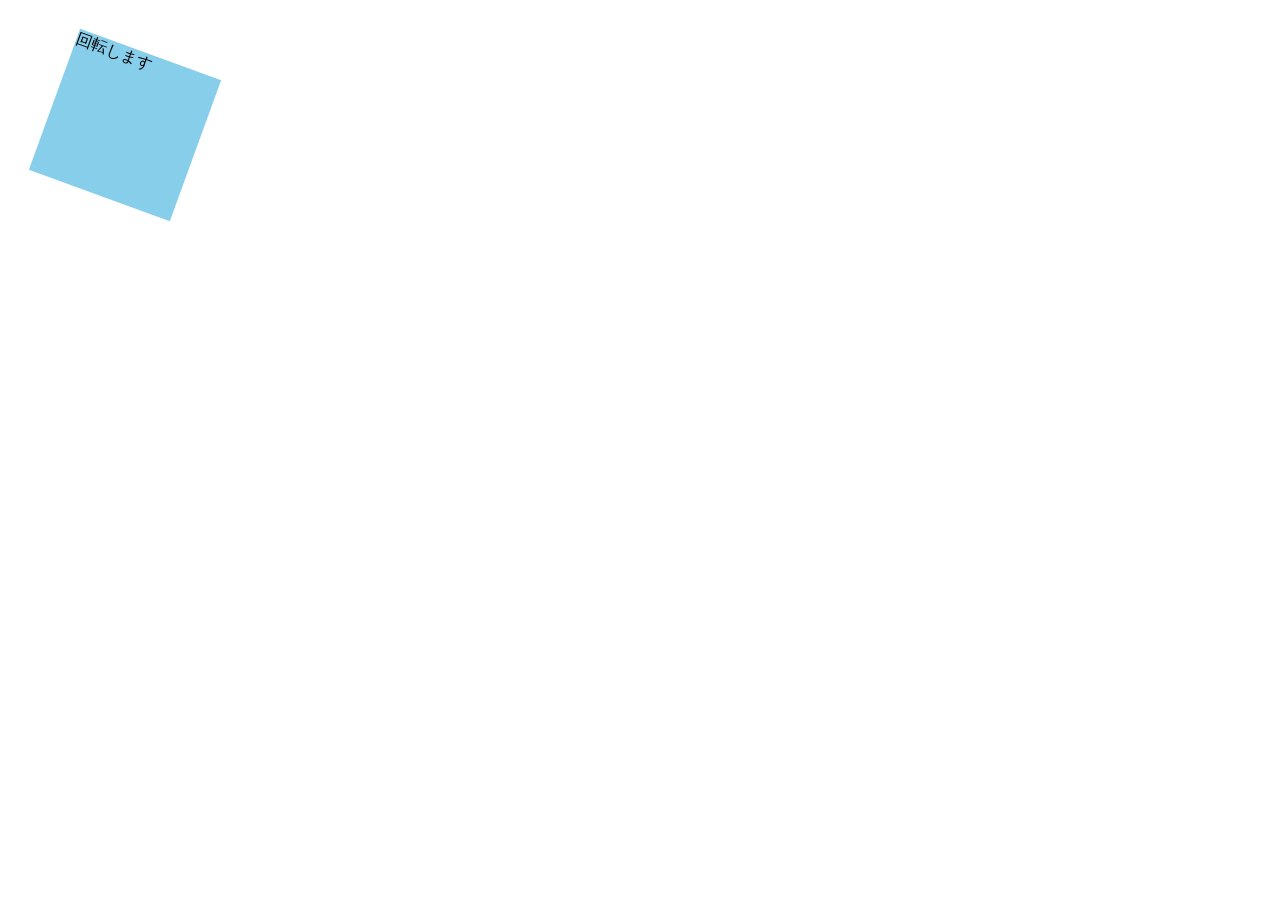
<file: kadai_mdn_css/mdn.html>
<!DOCTYPE html>
<html>

<head>
    <style>
        div {
            position: absolute;
            left: 50px;
            top: 50px;
            width: 150px;
            height: 150px;
            background-color: skyblue;

            /* ここを追加 */
            transform: rotate(20deg);
        }
    </style>
</head>

<body>
    <div>
        回転します
    </div>

</body>

</html>
</file>
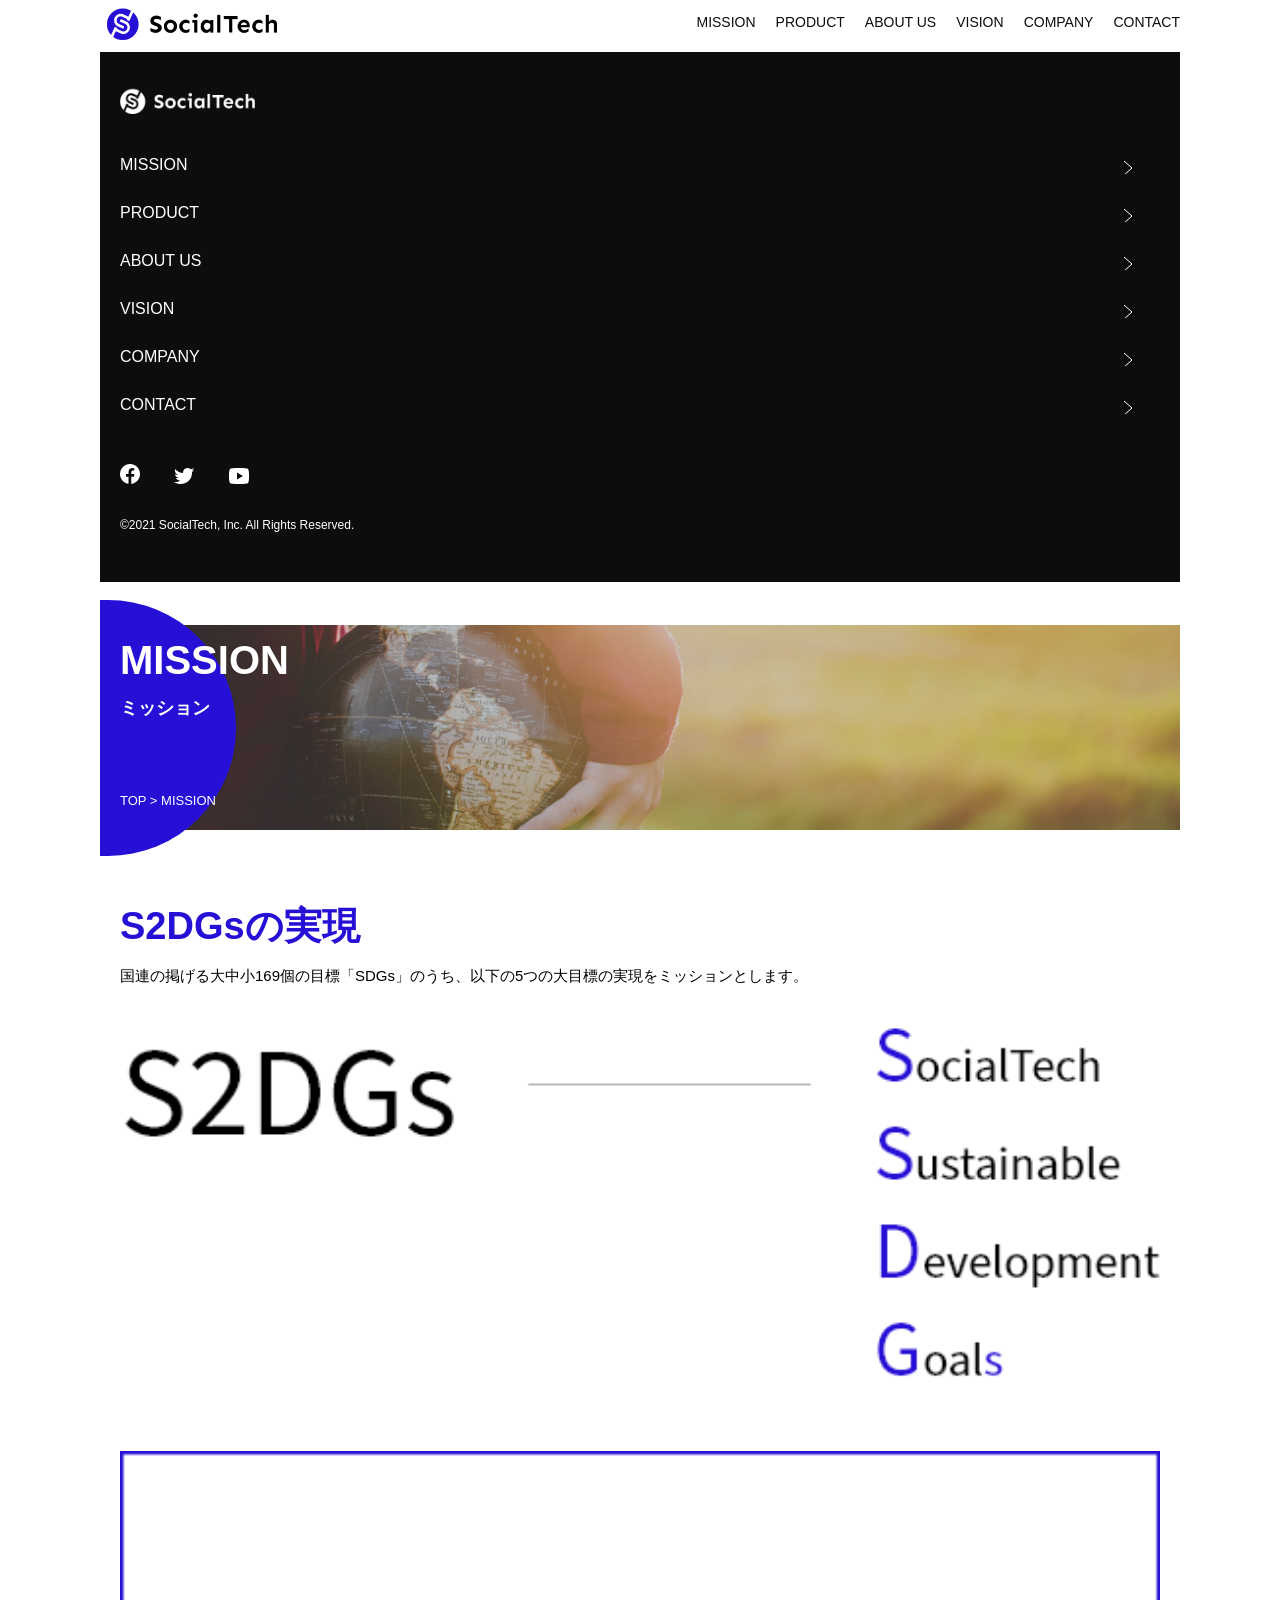
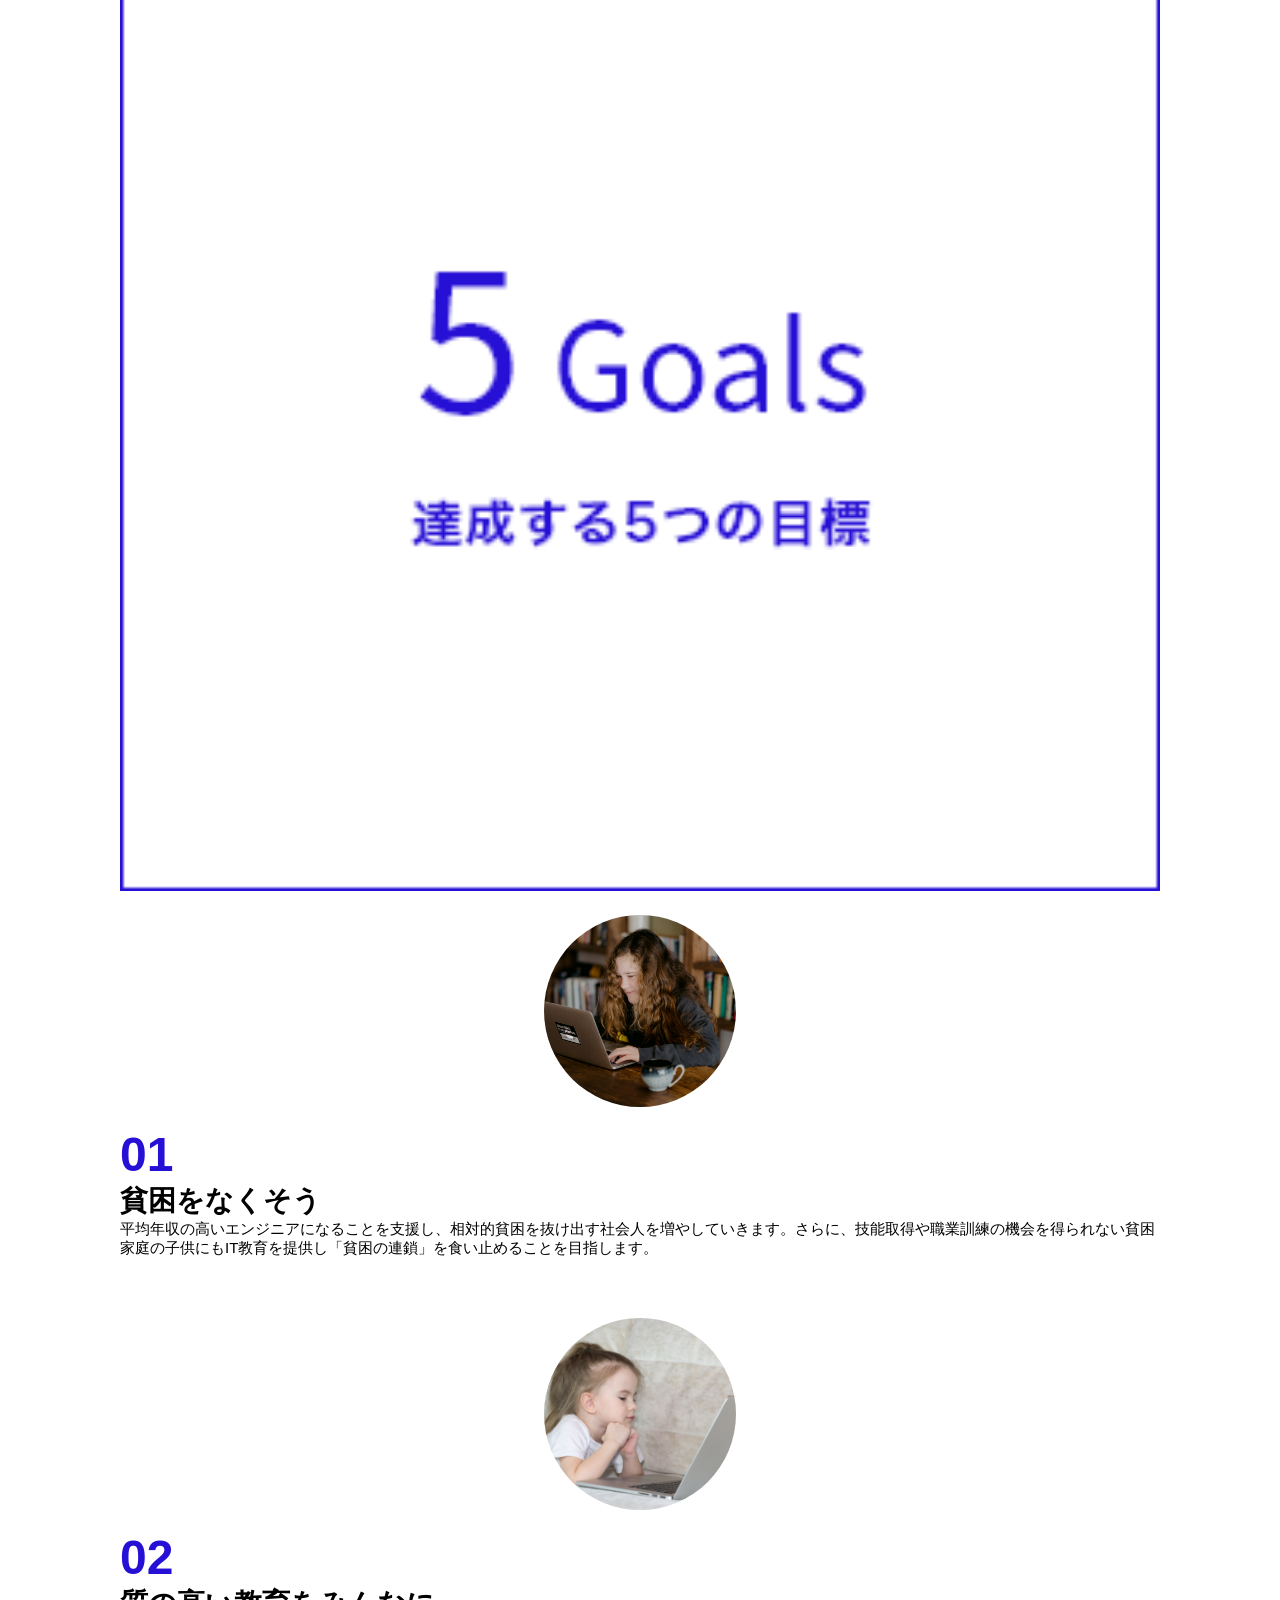
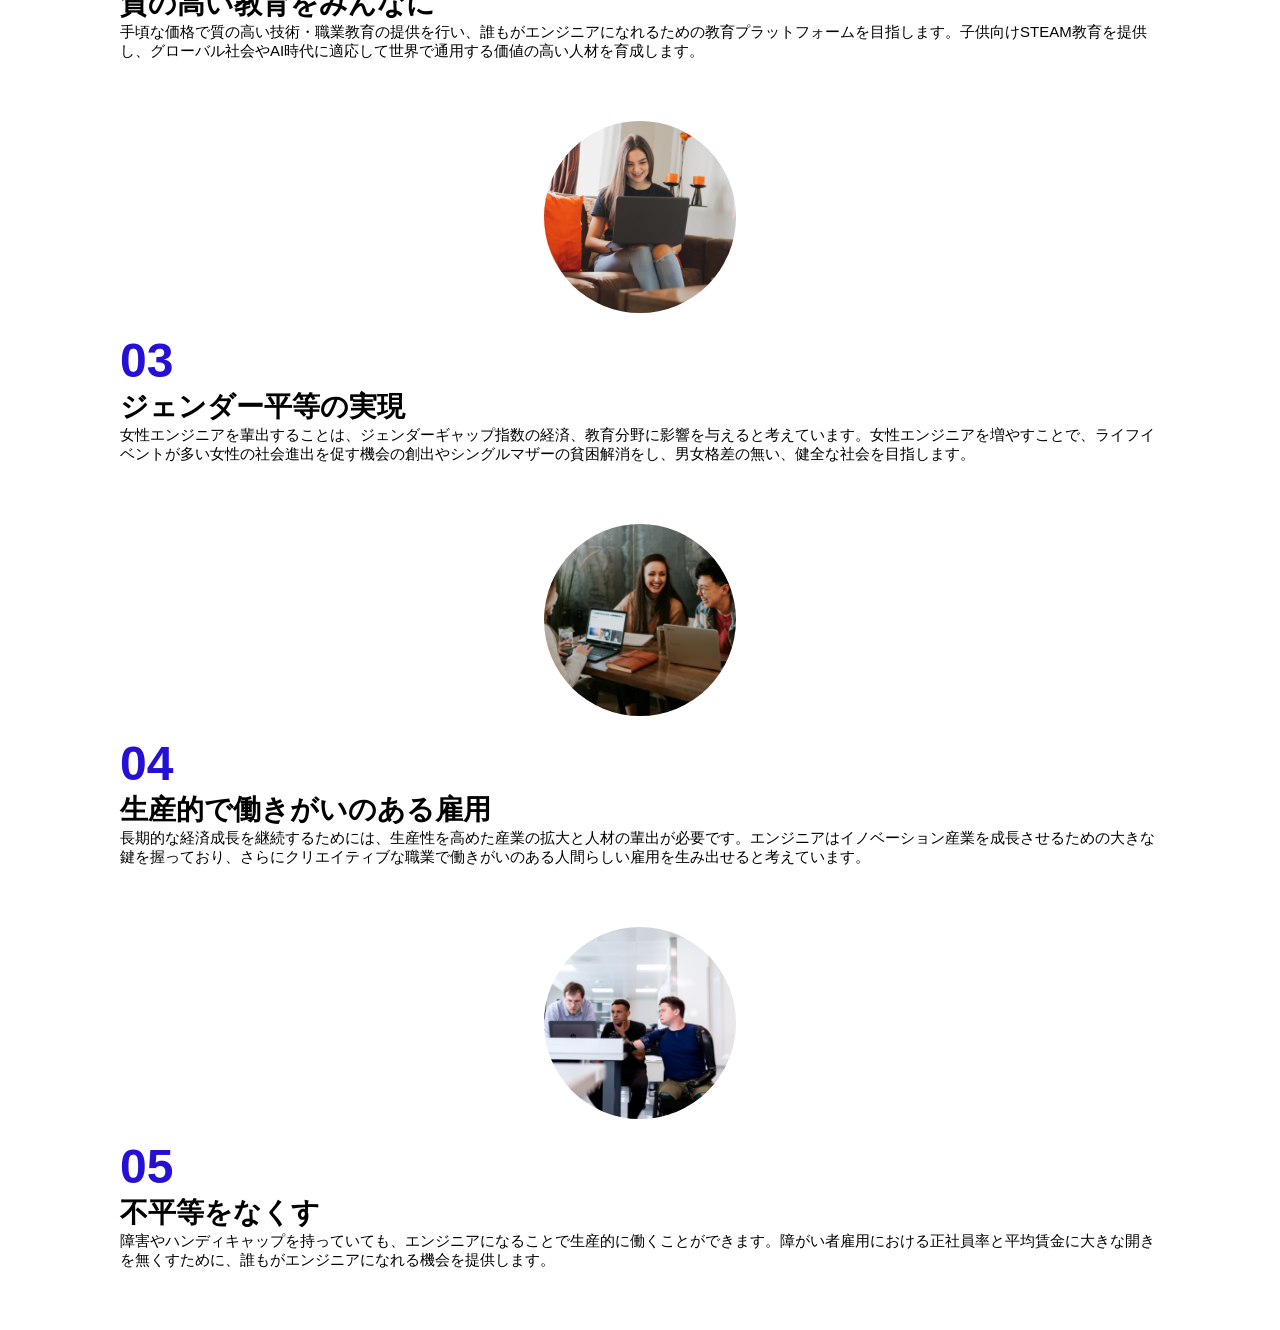
<file: kadai_tutorial_output/mission.html>
<!DOCTYPE html>
<html>
  <head>
    <title>SocialTech - MISSION ミッション -</title>
    <meta charset="utf-8">
    <meta name="description" content="SocialTechが目指す5つの目標（S2DGs）を紹介します">
    <meta name="viewport" content="width=device-width, initial-scale=1.0">
    <link rel="stylesheet" href="style.css">
  </head>

  <body>
    <!-- ヘッダー -->
    <header>
      <!-- ロゴ -->
      <a href="index.html" id="logo">
        <img src="images/logo.png" alt="トップページに戻る">
      </a>

      <!-- PC用ナビゲーション -->
      <nav id="nav-pc">
        <ul>
          <li><a href="mission.html">MISSION</a></li>
          <li><a href="product.html">PRODUCT</a></li>
          <li><a href="index.html#aboutus">ABOUT US</a></li>
          <li><a href="index.html#vision">VISION</a></li>
          <li><a href="index.html#company">COMPANY</a></li>
          <li><a href="index.html#contact">CONTACT</a></li>
        </ul>
      </nav>

      <!-- スマホ用メニューボタン -->
      <button id="menu-sp" onclick="document.getElementById('nav-sp').style.display = 'block'">
        <img src="images/button-menu.png" alt="ナビゲーションを開く">
      </button>

      <!-- スマホ用ナビゲーション -->
      <div id="nav-sp">
        <button id="close" onclick="document.getElementById('nav-sp').style.display = 'none'">
          <img src="images/button-close.png" alt="ナビゲーションを閉じる">
        </button>

        <nav>
          <ul>
            <li>
              <a id="logo-sp" href="index.html" onclick="document.getElementById('nav-sp').style.display = 'none'"><img src="images/logo-sp.png" alt="トップページに戻る"></a>
            </li>
            <li><a class="menu" href="mission.html" onclick="document.getElementById('nav-sp').style.display = 'none'">MISSION</a></li>
            <li><a class="menu" href="product.html" onclick="document.getElementById('nav-sp').style.display = 'none'">PRODUCT</a></li>
            <li><a class="menu" href="index.html#aboutus" onclick="document.getElementById('nav-sp').style.display = 'none'">ABOUT US</a></li>
            <li><a class="menu" href="index.html#vision" onclick="document.getElementById('nav-sp').style.display = 'none'">VISION</a></li>
            <li><a class="menu" href="index.html#company" onclick="document.getElementById('nav-sp').style.display = 'none'">COMPANY</a></li>
            <li><a class="menu" href="index.html#contact" onclick="document.getElementById('nav-sp').style.display = 'none'">CONTACT</a></li>
          </ul>
        </nav>
        <div id="sns">
          <a href="https://www.facebook.com/sejuku2013">
            <img src="images/button-facebook.png" alt="Facebookのリンク">
          </a>
          <a href="https://twitter.com/samuraijuku">
            <img src="images/button-twitter.png" alt="Twitterのリンク">
          </a>
          <a href="https://www.youtube.com/channel/UCCFOQO5aDK0xXam4cUQXT8g">
            <img src="images/button-youtube.png" alt="YouTubeのリンク">
          </a>
        </div>
      </div>
    </header>

    <main>
      <article>
      </article>
    </main>

    <footer>
      <div id="footer-logo">
        <img src="images/logo-sp.png" alt="SocialTech">
      </div>
      <div id="footer-link">
        <a href="mission.html">MISSION</a>
        <a href="product.html">PRODUCT</a>
        <a href="index.html#aboutus">ABOUT US</a>
        <a href="index.html#vision">VISION</a>
        <a href="index.html#company">COMPANY</a>
        <a href="index.html#contact">CONTACT</a>
      </div>
      <div id="sns-footer">
        <div class="sns-btns">
          <a href="https://www.facebook.com/sejuku2013"><img src="images/button-facebook.png" alt="Facebookのリンク"></a>
          <a href="https://twitter.com/samuraijuku"><img src="images/button-twitter.png" alt="Twitterのリンク"></a>
          <a href="https://www.youtube.com/channel/UCCFOQO5aDK0xXam4cUQXT8g"><img src="images/button-youtube.png" alt="YouTubeのリンク"></a>
        </div>
        <p id="copyright">&copy;2021 SocialTech, Inc. All Rights Reserved.</p>
      </div>
    </footer>

  </body>
</html>


      <!-- スマホ用メニューボタン -->
      <button id="menu-sp" onclick="document.getElementById('nav-sp').style.display = 'block'">
        <img src="images/button-menu.png" alt="ナビゲーションを開く">
      </button>

      <!-- スマホ用ナビゲーション -->
      <div id="nav-sp">
        <button id="close" onclick="document.getElementById('nav-sp').style.display = 'none'">
          <img src="images/button-close.png" alt="ナビゲーションを閉じる">
        </button>

        <nav>
          <ul>
            <li>
              <a id="logo-sp" href="index.html" onclick="document.getElementById('nav-sp').style.display = 'none'"><img src="images/logo-sp.png" alt="トップページに戻る"></a>
            </li>
            <li><a class="menu" href="mission.html" onclick="document.getElementById('nav-sp').style.display = 'none'">MISSION</a></li>
            <li><a class="menu" href="product.html" onclick="document.getElementById('nav-sp').style.display = 'none'">PRODUCT</a></li>
            <li><a class="menu" href="index.html#aboutus" onclick="document.getElementById('nav-sp').style.display = 'none'">ABOUT US</a></li>
            <li><a class="menu" href="index.html#vision" onclick="document.getElementById('nav-sp').style.display = 'none'">VISION</a></li>
            <li><a class="menu" href="index.html#company" onclick="document.getElementById('nav-sp').style.display = 'none'">COMPANY</a></li>
            <li><a class="menu" href="index.html#contact" onclick="document.getElementById('nav-sp').style.display = 'none'">CONTACT</a></li>
          </ul>
        </nav>
        <div id="sns">
          <a href="https://www.facebook.com/sejuku2013">
            <img src="images/button-facebook.png" alt="Facebookのリンク">
          </a>
          <a href="https://twitter.com/samuraijuku">
            <img src="images/button-twitter.png" alt="Twitterのリンク">
          </a>
          <a href="https://www.youtube.com/channel/UCCFOQO5aDK0xXam4cUQXT8g">
            <img src="images/button-youtube.png" alt="YouTubeのリンク">
          </a>
        </div>
      </div>
    </header>

    <main>
      <article>
        <section id="mission-main">
           <div class="mission-main-inner">
             <div id="mission-title">
               <h1>MISSION<br><span>ミッション</span></h1>
               <p>TOP > MISSION</p>
             </div>
           </div>
         </section>

         <section id="mission-s2dgs">
            <h2 class="mission-h2">S2DGsの実現</h2>
            <p>国連の掲げる大中小169個の目標「SDGs」のうち、以下の5つの大目標の実現をミッションとします。</p>
            <img src="images/mission/mission-s2dgs.png" alt="S2DGs">
          </section>

           <section id="mission-five-goals">
           <div class="five-goals-image">
             <img src="images/mission/mission-5goals.png" alt="5Goals">
           </div>
           <div class="five-goals-read">
             <div>
               <img class="fivegoals-image-left" src="images/mission/mission-5goals01.png" alt="PCを操作する女の子">
               <span class="fivegoals-number">01</span>
               <h3 class="fivegoals-h3">貧困をなくそう</h3>
               <p class="fivegoals-p">平均年収の高いエンジニアになることを支援し、相対的貧困を抜け出す社会人を増やしていきます。さらに、技能取得や職業訓練の機会を得られない貧困家庭の子供にもIT教育を提供し「貧困の連鎖」を食い止めることを目指します。</p>
             </div>
             <div>
               <img class="fivegoals-image-right" src="images/mission/mission-5goals02.png" alt="PCを見つめる小さい女の子">
               <span class="fivegoals-number">02</span>
               <h3 class="fivegoals-h3">質の高い教育をみんなに</h3>
               <p class="fivegoals-p">手頃な価格で質の高い技術・職業教育の提供を行い、誰もがエンジニアになれるための教育プラットフォームを目指します。子供向けSTEAM教育を提供し、グローバル社会やAI時代に適応して世界で通用する価値の高い人材を育成します。</p>
             </div>
             <div>
               <img class="fivegoals-image-left" src="images/mission/mission-5goals03.png" alt="PCを操作する女性">
               <span class="fivegoals-number">03</span>
               <h3 class="fivegoals-h3">ジェンダー平等の実現</h3>
               <p class="fivegoals-p">女性エンジニアを輩出することは、ジェンダーギャップ指数の経済、教育分野に影響を与えると考えています。女性エンジニアを増やすことで、ライフイベントが多い女性の社会進出を促す機会の創出やシングルマザーの貧困解消をし、男女格差の無い、健全な社会を目指します。</p>
             </div>
             <div>
               <img class="fivegoals-image-right" src="images/mission/mission-5goals04.png" alt="笑顔で話し合う3人の男女">
               <span class="fivegoals-number">04</span>
               <h3 class="fivegoals-h3">生産的で働きがいのある雇用</h3>
               <p class="fivegoals-p">長期的な経済成長を継続するためには、生産性を高めた産業の拡大と人材の輩出が必要です。エンジニアはイノベーション産業を成長させるための大きな鍵を握っており、さらにクリエイティブな職業で働きがいのある人間らしい雇用を生み出せると考えています。</p>
             </div>
             <div>
               <img class="fivegoals-image-left" src="images/mission/mission-5goals05.png" alt="障害を持つ男性が生き生きと働く様子">
               <span class="fivegoals-number">05</span>
               <h3 class="fivegoals-h3">不平等をなくす</h3>
               <p class="fivegoals-p">障害やハンディキャップを持っていても、エンジニアになることで生産的に働くことができます。障がい者雇用における正社員率と平均賃金に大きな開きを無くすために、誰もがエンジニアになれる機会を提供します。</p>
             </div>
           </div>
         </section>
         
    </article>
</file>
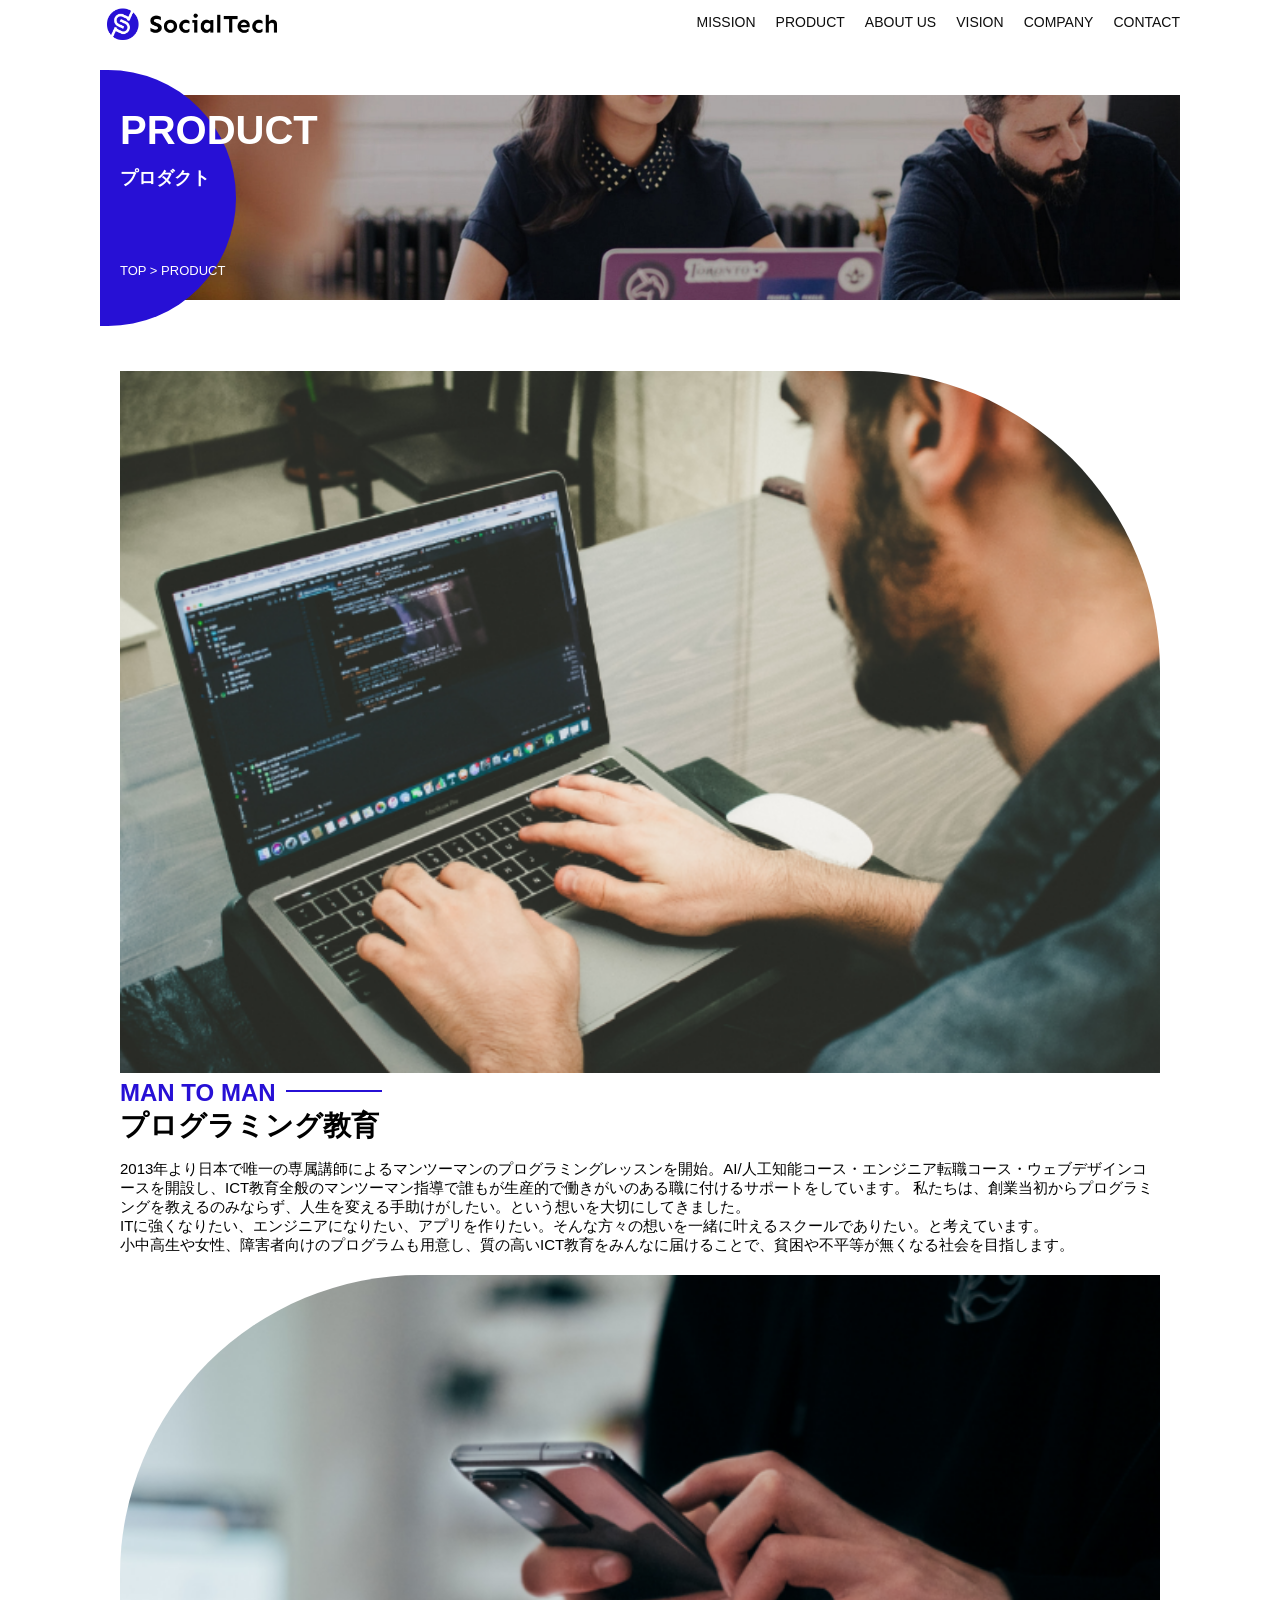
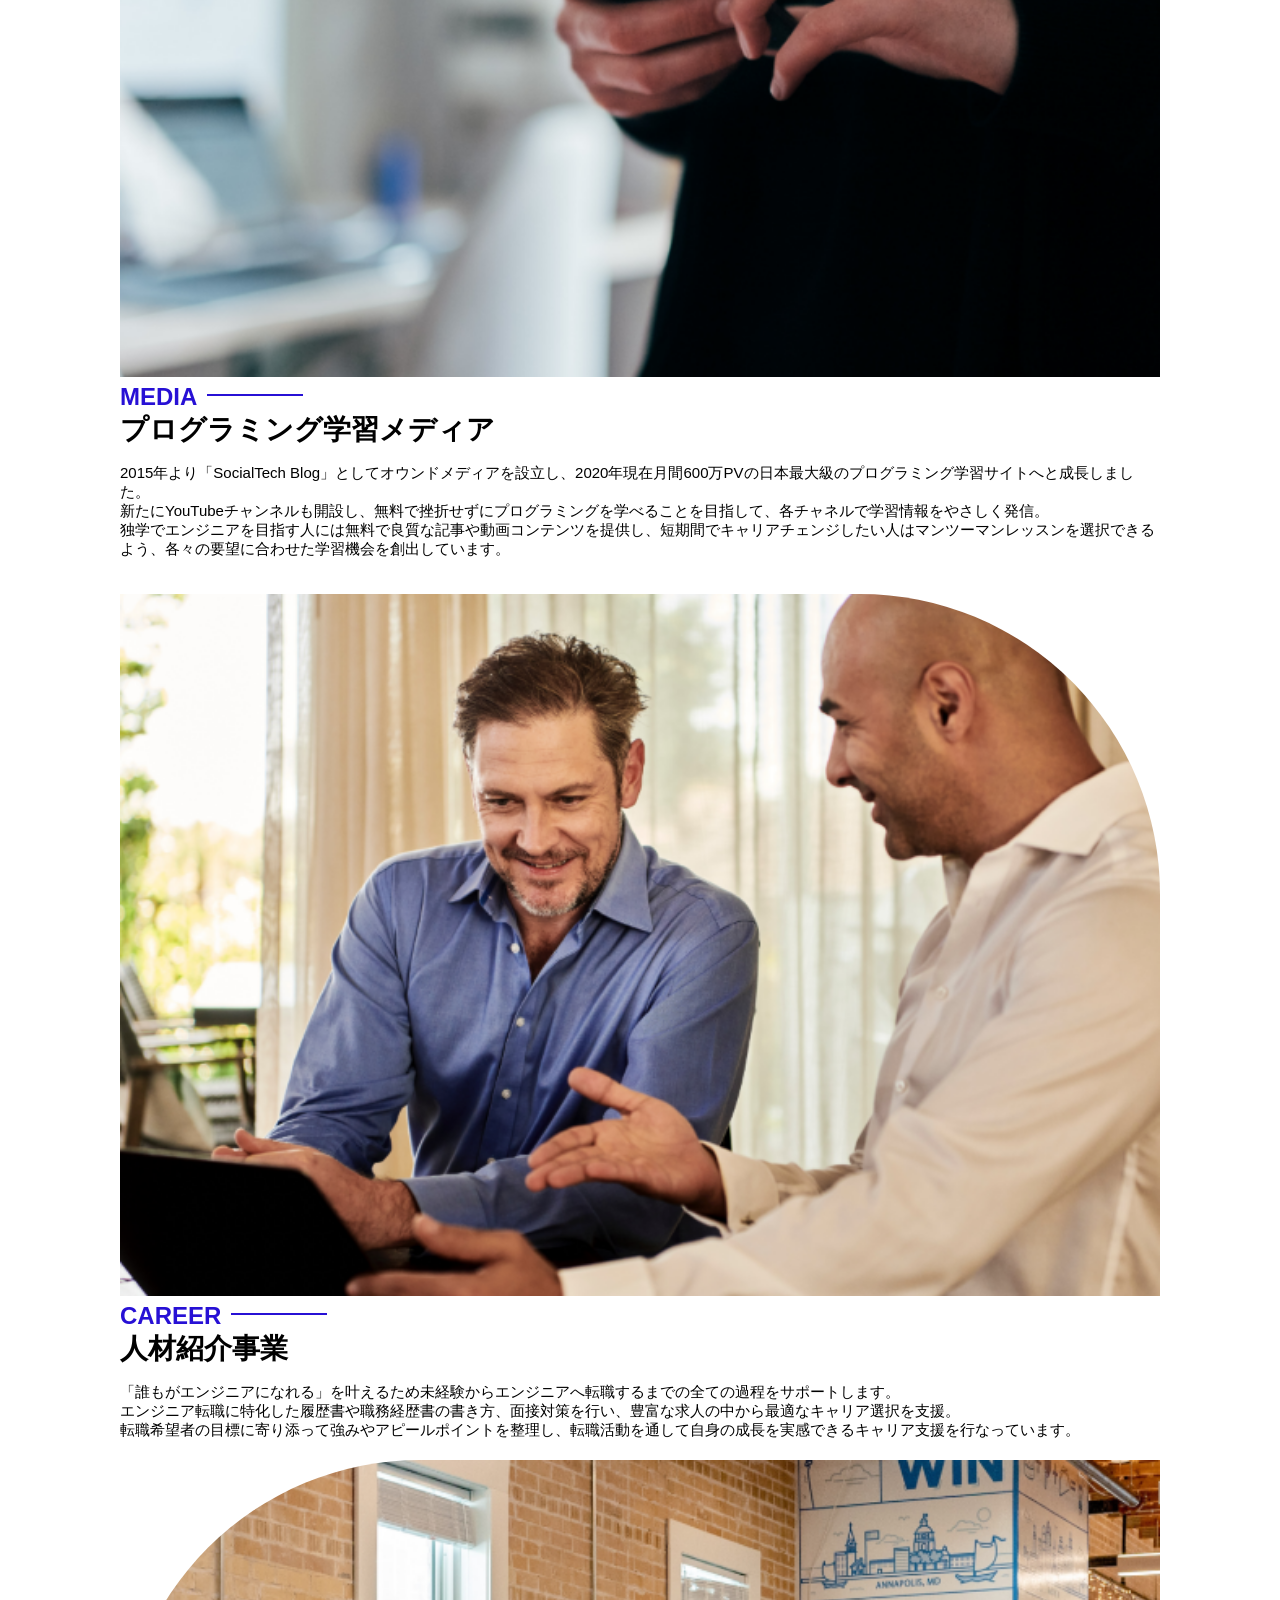
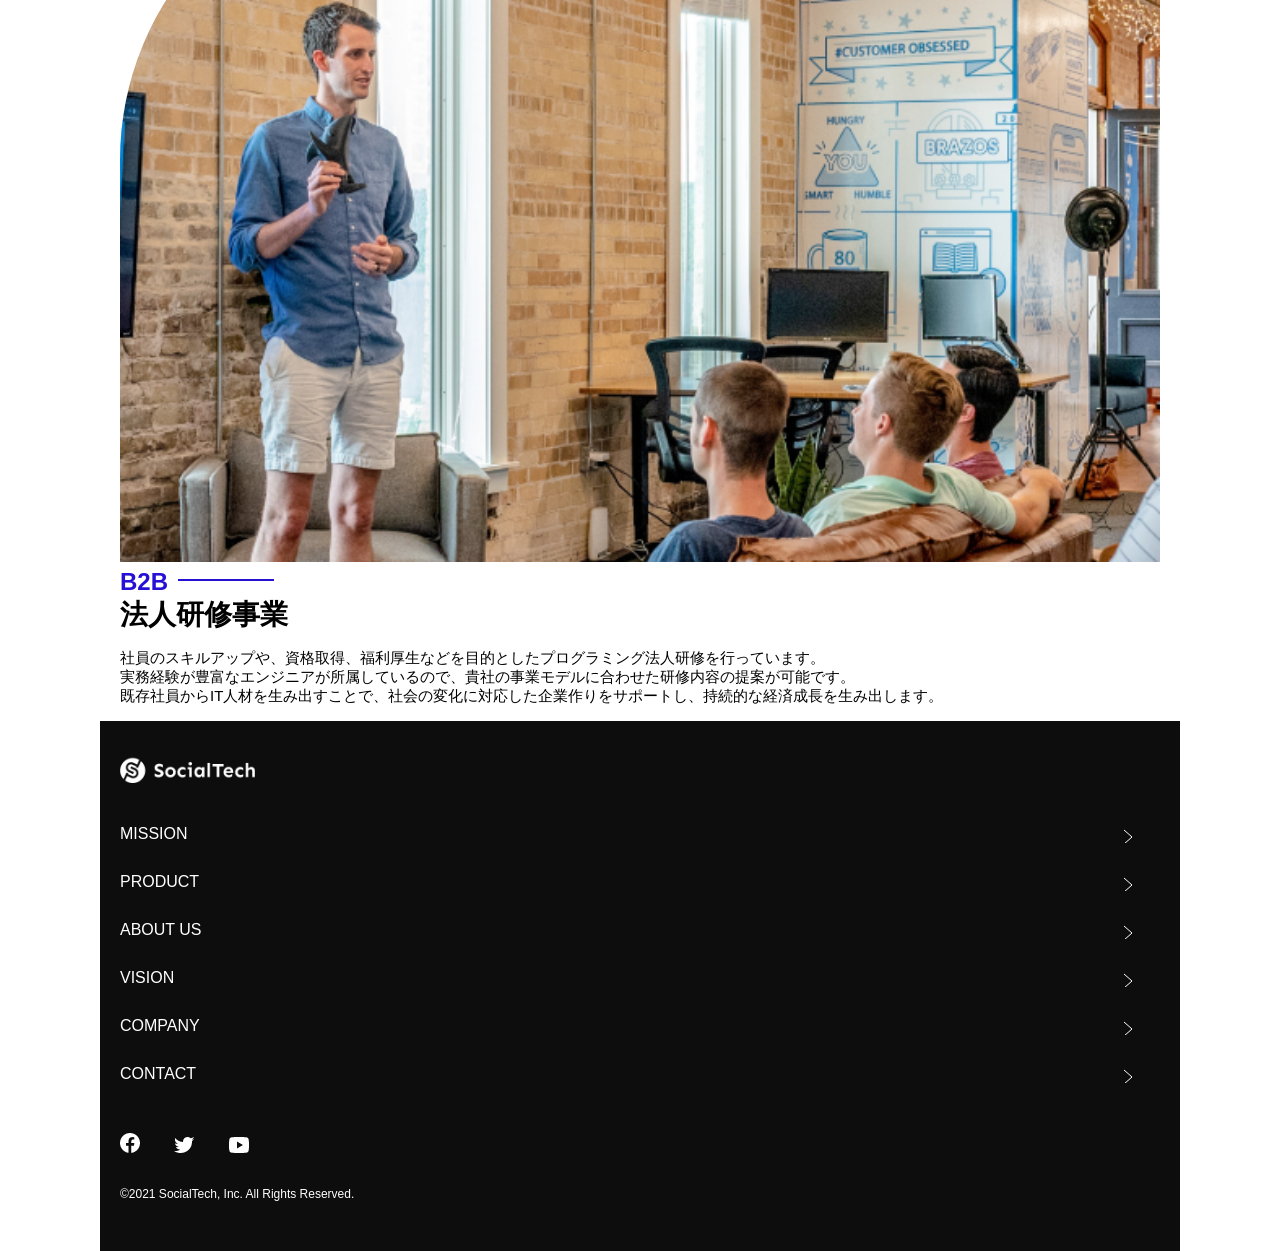
<file: kadai_tutorial_output/product.html>
<!DOCTYPE html>
<html>
  <head>
    <title>SocialTech -PRODUCT プロダクト-</title>
    <meta charset="utf-8">
    <meta name="description" content="SocialTechの4つのプロダクトを紹介します">
    <meta name="viewport" content="width=device-width, initial-scale=1.0">
    <link rel="stylesheet" href="style.css">
  </head>

  <body>
    <!-- ヘッダー -->
    <header>
      <!-- ロゴ -->
      <a href="index.html" id="logo">
        <img src="images/logo.png" alt="トップページに戻る">
      </a>

      <!-- PC用ナビゲーション -->
      <nav id="nav-pc">
        <ul>
          <li><a href="mission.html">MISSION</a></li>
          <li><a href="product.html">PRODUCT</a></li>
          <li><a href="index.html#aboutus">ABOUT US</a></li>
          <li><a href="index.html#vision">VISION</a></li>
          <li><a href="index.html#company">COMPANY</a></li>
          <li><a href="index.html#contact">CONTACT</a></li>
        </ul>
      </nav>

      <!-- スマホ用メニューボタン -->
      <button id="menu-sp" onclick="document.getElementById('nav-sp').style.display = 'block'">
        <img src="images/button-menu.png" alt="ナビゲーションを開く">
      </button>

      <!-- スマホ用ナビゲーション -->
      <div id="nav-sp">
        <button id="close" onclick="document.getElementById('nav-sp').style.display = 'none'">
          <img src="images/button-close.png" alt="ナビゲーションを閉じる">
        </button>

        <nav>
          <ul>
            <li>
              <a id="logo-sp" href="index.html" onclick="document.getElementById('nav-sp').style.display = 'none'"><img src="images/logo-sp.png" alt="トップページに戻る"></a>
            </li>
            <li><a class="menu" href="mission.html" onclick="document.getElementById('nav-sp').style.display = 'none'">MISSION</a></li>
            <li><a class="menu" href="product.html" onclick="document.getElementById('nav-sp').style.display = 'none'">PRODUCT</a></li>
            <li><a class="menu" href="index.html#aboutus" onclick="document.getElementById('nav-sp').style.display = 'none'">ABOUT US</a></li>
            <li><a class="menu" href="index.html#vision" onclick="document.getElementById('nav-sp').style.display = 'none'">VISION</a></li>
            <li><a class="menu" href="index.html#company" onclick="document.getElementById('nav-sp').style.display = 'none'">COMPANY</a></li>
            <li><a class="menu" href="index.html#contact" onclick="document.getElementById('nav-sp').style.display = 'none'">CONTACT</a></li>
          </ul>
        </nav>
        <div id="sns">
          <a href="https://www.facebook.com/sejuku2013">
            <img src="images/button-facebook.png" alt="Facebookのリンク">
          </a>
          <a href="https://twitter.com/samuraijuku">
            <img src="images/button-twitter.png" alt="Twitterのリンク">
          </a>
          <a href="https://www.youtube.com/channel/UCCFOQO5aDK0xXam4cUQXT8g">
            <img src="images/button-youtube.png" alt="YouTubeのリンク">
          </a>
        </div>
      </div>
    </header>

    <main>
      <article>
         <section id="product-main">
           <div class="product-main-inner">
             <div id="product-title">
               <h1>PRODUCT<br><span>プロダクト</span></h1>
               <p>TOP > PRODUCT</p>
             </div>
           </div>
         </section>
          <section class="product-section product-section-left">
           <div class="product-section-img">
             <img src="images/product/product-mantoman.png" alt="PCでコードを書く男性">
           </div>
           <div class="product-read">
             <h2 class="product-h2">MAN TO MAN</h2>
             <h3 class="product-h3">プログラミング教育</h3>
             <p>
               2013年より日本で唯一の専属講師によるマンツーマンのプログラミングレッスンを開始。AI/人工知能コース・エンジニア転職コース・ウェブデザインコースを開設し、ICT教育全般のマンツーマン指導で誰もが生産的で働きがいのある職に付けるサポートをしています。 私たちは、創業当初からプログラミングを教えるのみならず、人生を変える手助けがしたい。という想いを大切にしてきました。<br>ITに強くなりたい、エンジニアになりたい、アプリを作りたい。そんな方々の想いを一緒に叶えるスクールでありたい。と考えています。<br>小中高生や女性、障害者向けのプログラムも用意し、質の高いICT教育をみんなに届けることで、貧困や不平等が無くなる社会を目指します。
             </p>
           </div>
         </section>
 
         <section class="product-section product-section-right">
           <div class="product-read">
             <h2 class="product-h2">MEDIA</h2>
             <h3 class="product-h3">プログラミング学習メディア</h3>
             <p>2015年より「SocialTech Blog」としてオウンドメディアを設立し、2020年現在月間600万PVの日本最大級のプログラミング学習サイトへと成長しました。<br>新たにYouTubeチャンネルも開設し、無料で挫折せずにプログラミングを学べることを目指して、各チャネルで学習情報をやさしく発信。<br>独学でエンジニアを目指す人には無料で良質な記事や動画コンテンツを提供し、短期間でキャリアチェンジしたい人はマンツーマンレッスンを選択できるよう、各々の要望に合わせた学習機会を創出しています。</p>
           </div>
           <div class="product-section-img">
             <img src="images/product/product-media.png" alt="スマートフォンを操作する人">
           </div>
         </section>
 
         <section class="product-section product-section-left">
           <div class="product-section-img">
             <img src="images/product/product-career.png" alt="笑顔で話し合う2人の男性">
           </div>
           <div class="product-read">
             <h2 class="product-h2">CAREER</h2>
             <h3 class="product-h3">人材紹介事業</h3>
             <p>「誰もがエンジニアになれる」を叶えるため未経験からエンジニアへ転職するまでの全ての過程をサポートします。<br>エンジニア転職に特化した履歴書や職務経歴書の書き方、面接対策を行い、豊富な求人の中から最適なキャリア選択を支援。<br>転職希望者の目標に寄り添って強みやアピールポイントを整理し、転職活動を通して自身の成長を実感できるキャリア支援を行なっています。<br></p>
           </div>
         </section>
 
         <section class="product-section product-section-right">
           <div class="product-read">
             <h2 class="product-h2">B2B</h2>
             <h3 class="product-h3">法人研修事業</h3>
             <p>社員のスキルアップや、資格取得、福利厚生などを目的としたプログラミング法人研修を行っています。<br>実務経験が豊富なエンジニアが所属しているので、貴社の事業モデルに合わせた研修内容の提案が可能です。<br>既存社員からIT人材を生み出すことで、社会の変化に対応した企業作りをサポートし、持続的な経済成長を生み出します。</p>
           </div>
           <div class="product-section-img">
             <img src="images/product/product-b2b.png" alt="講演中の男性とそれを聴く人々">
           </div>
         </section>
      </article>
    </main>

    <footer>
      <div id="footer-logo">
        <img src="images/logo-sp.png" alt="SocialTech">
      </div>
      <div id="footer-link">
        <a href="mission.html">MISSION</a>
        <a href="product.html">PRODUCT</a>
        <a href="index.html#aboutus">ABOUT US</a>
        <a href="index.html#vision">VISION</a>
        <a href="index.html#company">COMPANY</a>
        <a href="index.html#contact">CONTACT</a>
      </div>
      <div id="sns-footer">
        <div class="sns-btns">
          <a href="https://www.facebook.com/sejuku2013"><img src="images/button-facebook.png" alt="Facebookのリンク"></a>
          <a href="https://twitter.com/samuraijuku"><img src="images/button-twitter.png" alt="Twitterのリンク"></a>
          <a href="https://www.youtube.com/channel/UCCFOQO5aDK0xXam4cUQXT8g"><img src="images/button-youtube.png" alt="YouTubeのリンク"></a>
        </div>
        <p id="copyright">&copy;2021 SocialTech, Inc. All Rights Reserved.</p>
      </div>
    </footer>
    
  </body>
</html>
</file>
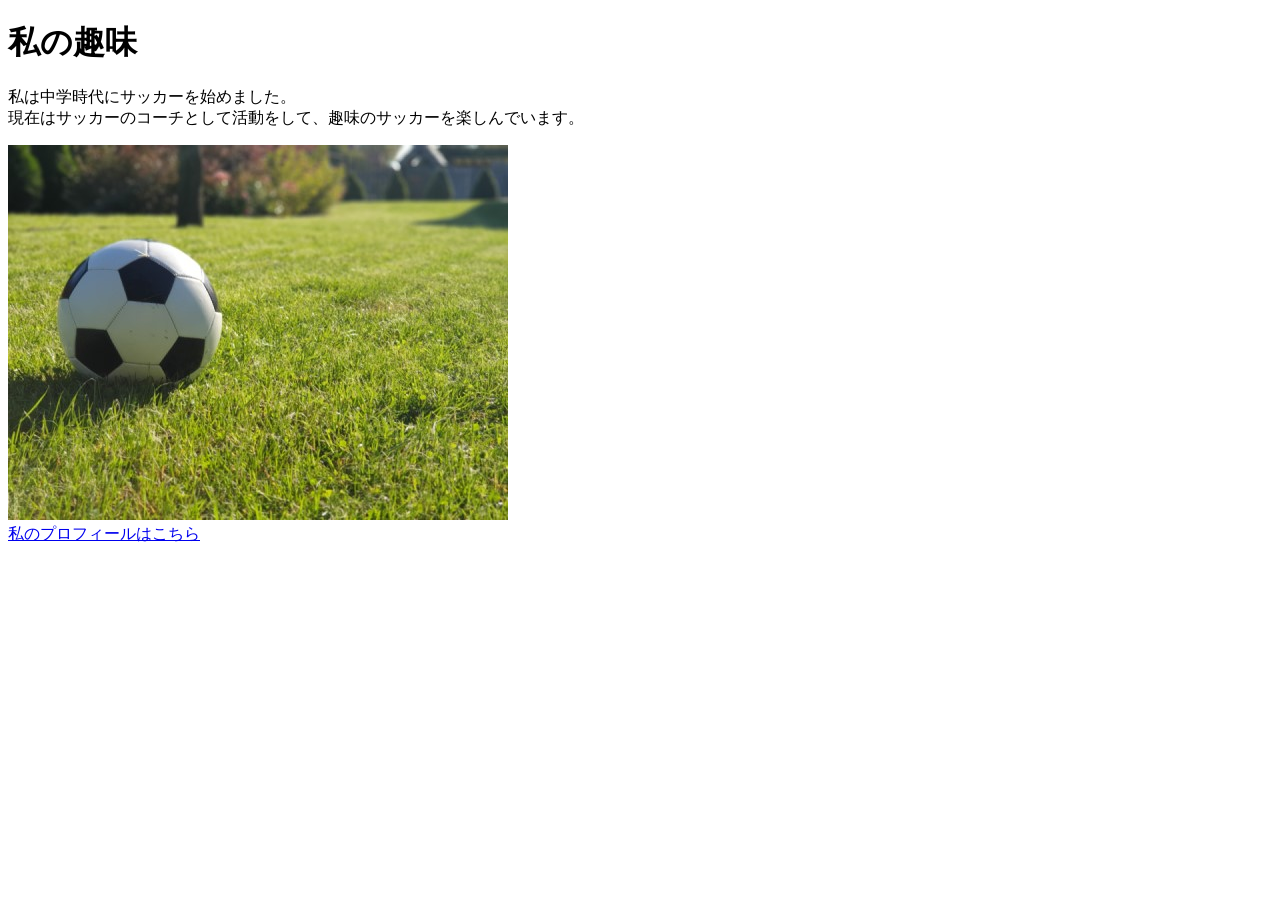
<file: kadai_005/html/kadai_005.html>
<!DOCTYPE html>
<html lang="ja">
<head>
    <meta charset="UTF-8">
    <meta name="description" content="このページは5章の課題です。">
    <title>5章課題</title>
</head>
<body>
    <h1>私の趣味</h1>
    <p>私は中学時代にサッカーを始めました。<br>
       現在はサッカーのコーチとして活動をして、趣味のサッカーを楽しんでいます。</p>
    
    <img src="../images/sample.jpg" alt="サッカーボール" width="500">
    <br>
    
    <a href="https://x.com/samuraijuku">私のプロフィールはこちら</a>
</body>
</html>
</file>
<file: html-css-kadai_013/style.css>
/* PC、スマホ共通スタイル */
body {
  font-family: "Source Sans Pro", "Hiragino Kaku Gothic ProN", Meiryo, Arial,
    sans-serif;
}

p {
  font-size: 15px;
}

#main-visual>img {
  width: 100%;
}

/*================
PC用のスタイル 
=================*/
@media screen and (min-width: 768px) {
  /* 横幅設定 */
  body {
    max-width: 1080px;
    min-width: 960px;
    margin: 0 auto 0 auto;
  }

  /* ヘッダー */
  header {
    display: flex;
    justify-content: space-between;
  }

  /* ナビゲーションのレイアウト */
  #nav-pc {
    text-align: right;
    font-size: 14px;
    padding-top: 15px;
  }

  /* ナビゲーションのリンクの装飾設定 */
  #nav-pc>a {
    text-decoration: none;
    margin-left: 20px;
  }

  #nav-pc>a:link {
    color: #0d0d0d;
  }

  #nav-pc>a:visited {
    color: #0d0d0d;
  }

  #nav-pc>a:hover {
    color: #0d0d0d;
    text-decoration: underline;
  }

  #nav-pc>a:active {
    color: #0d0d0d;
  }
}
/*================
スマホ用のスタイル 
=================*/
@media screen and (max-width: 767px) {

  body {
    min-width: 375px;
    margin: 0;
  }

  /* PCナビ消す */
  #nav-pc {
    display: none;
  }

  /* ハンバーガー */
  #menu-sp {
    float: right;
    padding: 0;
  }

  /* スマホナビ */
  #nav-sp {
    background-color: #ce933e;
    position: absolute;
    left: 0;
    top: 0;
    height: 100%;
    width: 100%;
    display: none;
    z-index: 100;
  }

  #nav-sp ul {
    padding-left: 0;
  }

  #nav-sp li {
    list-style: none;
  }

  #close {
    position: absolute;
    top: 20px;
    right: 20px;
  }

  #logo-sp {
    margin: 80px 0 30px 20px;
  }

  #nav-sp a {
    display: block;
  }

  #nav-sp a:link,
  #nav-sp a:visited,
  #nav-sp a:hover,
  #nav-sp a:active {
    color: #ffffff;
  }

  #nav-sp a:hover {
    text-decoration: underline;
  }

  #nav-sp .menu {
    text-decoration: none;
    margin: 0 20px;
    height: 44px;
    font-size: 16px;
    background-image: url("images/arrow.png");
    background-repeat: no-repeat;
    background-position: right top;
  }
}

/*================
PCでスマホメニュー消す（←これ超重要）
=================*/
@media screen and (min-width: 768px) {

  #menu-sp {
    display: none;
  }

  #nav-sp {
    display: none;
  }
}
</file>
<file: kadai_tutorial_output/style.css>
/* PC、スマホ共通スタイル */
 * {
   box-sizing: border-box;
 }

p {
  font-size: 15px;
}

body {
  max-width: 1080px;
  margin: 0 auto 0 auto;  
  font-family: "Source Sans Pro", "Hiragino Kaku Gothic ProN", Meiryo, Arial, sans-serif;
}

/* ヘッダー */
header {
display: flex;
justify-content: space-between;
} 

/* ナビゲーションのレイアウト */
#nav-pc {
  font-size: 14px;
}

#nav-pc ul {
  display: flex;
  padding-left: 0;
}

#nav-pc li {
  list-style: none;
}

/* ナビゲーションのリンクの装飾設定 */
#nav-pc a {
  text-decoration: none;
  margin-left: 20px;
  color: #0d0d0d;
}

#nav-pc a:hover {
  text-decoration: underline;
}

 /* スマホ用ナビを非表示 */
  #nav-sp,
  #menu-sp {
    display: none;
  }

 /* メインビジュアル*/
#main-message {
  position: absolute;
  top: 0;
  left: 0;
  background-color: #2710d5;
  color: #ffffff;
  border-radius: 0 0 476px 0;
  max-width: 620px;
  height: 100%;
  width: 100%;
  z-index: 11;
}

 #main-message > h1 {
   font-size: 60px;
   margin: 100px 0 0 50px;
 }
 #main-message > p { 
   font-size: 28px;
   margin: 0 0 0 50px;
 }

 #main-visual {
  position: relative;
  height: 400px;
}

 #main-visual > img {
   max-width: 620px;
   border-radius: 476px 0 0 0;
   position: absolute;
   top: 0;
   right: 0;
   z-index: 10;
 }
 /* 見出し */
 h2 {
   margin: 40px 0 0 0;
 }
 
 h2::after {
   content: url("images/line.png");
   margin-left: 10px;
 }
 
 h3 {
   font-size: 27px;
 }

 /* ミッション */
#mission {
  margin: 80px auto 80px auto;
}

#mission-flex {
  display: flex;
}

#mission-flex > div {
  width: 50%;
  margin: 20px;
}

#mission-photo {
  width: 100%;
}

#s2dgs {
  margin-top: 50px;
  width: 100%;
}

 /* プロダクト */
 #product {
   background-color: #fafafa;
   margin: 80px 0 80px 0;
   padding: 10px 40px 0px 40px;
 }
 
 /* 外枠 */
 #product .product-flex {
  margin-top: 40px;
  display: flex;
}
 
 /* 左のカラム */
#product-left {
  width: 48%; /* 50%から少し減らす */
  margin-right: 2%; /* 右側に2%の隙間を作る */
}

/* 右のカラム */
#product-right {
  width: 48%; /* 50%から少し減らす */
  margin-left: 2%; /* 左側に2%の隙間を作る */
  margin-top: 80px;
}
 
/* 画像＋説明の枠 */
#product-left > div {
  position: relative;
  height: 480px;
  margin-right: 20px;
}

#product-right > div {
  position: relative;
  height: 480px;
  margin-left: 20px;
}

/* 画像*/
.product-photo {
  width: 100%;
}

 /* 説明文の枠 */
 .product-explain {
   background-color: #ffffff;
   position: absolute;
   left: 0;
   bottom: 50px;
   margin: 0 40px 0 40px;
   padding: 20px;
   box-shadow: 5px 5px 10px rgba(0, 0, 0, 0.05);
 }
 
 /* 説明文の英語 */
 .product-explain > span {
   color: #2710d5;
   font-weight: bold;
   font-size: 16px;
   margin: 0;
 }
 
 /* 説明文の見出し */
 .product-explain > h3 {
   margin: 5px 0 5px 0;
 }
 
 /* 説明文 */
 .product-explain > p {
   font-size: 14px;
   margin: 0;
 }
 
 /* もっと見るボタン */
 #product-more {
   text-align: center;
 }
 
 #product-more a {
   position: relative;
   bottom: -42px;
 }

  /* ABOUT US */
 #aboutus {
   margin: 80px auto 80px auto;
 }
 
 /* 3つの組織文化と画像を入れる枠 */
 #aboutus > div {
   display: flex;
 }

  /* 画像 */
 .culture-img {
   width: 50%;
   align-self: flex-start;
 }
 
 .culture-img2 {
   margin-top: 50px;
   width: 100%;
 }

  /* 3つの組織文化の表 */
 .culture-table {
   margin-right: 50px;
 }

  /* 番号 */
 .culture-num {
   font-size: 80px;
   color: #2710d5;
   padding: 0 20px 0 0;
 }

 /* 見出し */
 .culture-table th {
   text-align: left;
   font-size: 28px;
   font-weight: bold;
 }

 /* 組織文化英語 */
 .culture-en {
   color: #2710d5;
   font-size: 24px;
 }

 /* 説明文 */
 .culture-description {
   margin: 0;
 }

  /* ビジョン */
 #vision {
   margin: 80px auto 80px auto;
 }
 
 /* セクション内の外枠*/
 #vision > div {
   display: flex;
   justify-content: space-between;
   flex-wrap: wrap;
 }
 
 /*7つの行動指針の枠*/
 .vision-box {
   width: 300px;
   height: 300px;
   margin-bottom: 30px;
   position: relative;
 }

 .vision-box > img {
   width: 100%;
   position: relative;
   z-index: 30;
 }
 
 .vision-box > div {
   position: absolute;
   top: 0;
   left: 0;
   z-index: 31;
   margin-right: 20px;
 }
 
 .vision-box > div > h4 {
   color: #2710d5;
   font-size: 19px;
   margin: 80px 0 0 0;
 }
 
 .vision-box > div > h4::first-letter {
   font-size: 40px;
 }
 
 .vision-box > div > h5 {
   font-size: 20px;
   margin: 0 0 0 0;
 }
 
 .vision-box > div > p {
   margin: 10px 0 0 0;
 }

 /* 会社概要 */
 #company {
   margin: 80px auto 80px auto;
 }

 #company-table {
   width: 100%;
 }
 
 .tableheader {
   text-align: left;
   padding: 20px;
   border-bottom-color: #2710d5;
   border-bottom-width: 1px;
   border-bottom-style: solid;
   width: 100px;
 }
 
 .tableheader-first {
   border-top-color: #2710d5;
   border-top-width: 1px;
   border-top-style: solid;
 }
 
 .cell {
   padding: 30px;
   border-bottom-color: #ececec;
   border-bottom-width: 1px;
   border-bottom-style: solid;
 }
 
 .cell-first {
   border-top-color: #ececec;
   border-top-width: 1px;
   border-top-style: solid;
 }

 #company > iframe {
   width: 100%;
   height: 368px;
   margin-top: 40px;
 }

 /* お問い合わせ */
 #contact {
   margin: 80px auto 80px auto;
 }
 
 /* 外枠 */
 #contact > form > div {
   display: flex;
   flex-direction: row;
   flex-wrap: wrap;
   padding-bottom: 30px;
 }

 /* 左列の見出し */
 .contact-heading {
   width: 240px;
   align-self: center;
 }
 /* 見出しのラベル */
 .contact-label {
   font-weight: bold;
 }
 /* 必須 */
 .contact-span {
   color: #ce2222;
   margin: 0 0 0 20px;
   font-weight: bold;
 }

  /* テキストボックス */
 .contact-textbox {
   border-top: 0px;
   border-left: 0px;
   border-right: 0px;
   border-bottom-width: 1px;
   border-bottom-color: #707070;
   border-style: solid;
   background-color: #fafafa;
   width: 400px;
   height: 56px;
 }
 
 /* お問い合わせ内容のテキストエリア */
 .contact-textarea {
   border-top: 0px;
   border-left: 0px;
   border-right: 0px;
   border-bottom-width: 1px;
   border-bottom-color: #707070;
   background-color: #fafafa;
   width: 400px;
   height: 200px;
}

 /* 個人情報の取り扱い */
 #contact dt {
   font-weight: bold;
 }
 
 #contact dd {
   margin: 0 0 16px 0;
 }
 
 #contact dd p {
   margin: 0;
 }
 
 #contact dd ul {
   padding-left: 0;
 }
 
 #contact dd li {
   margin-bottom: 0;
   list-style: none;
 }

 /* フッター */
 footer {
   background-color: #0d0d0d;
   text-align: center;
   padding: 80px 80px 30px 80px;
 }
 
 #footer-logo {
   margin-bottom: 30px;
 }

  #footer-link {
   margin-bottom: 50px;
 }
 
 #footer-link > a {
   text-decoration: none;
   margin: 10px;
   color: #ffffff;
 }
 
 #footer-link > a:hover {
   text-decoration: underline;
 }

 #sns-footer {
   display: flex;
   justify-content: space-between;
 }
 
 #sns-footer a {
   margin-right: 30px;
 }
 
 #copyright {
   color: #ffffff;
   margin: 0;
 }

  /* mission.html用スタイル */
 /* ミッションのメインビジュアル */
 .mission-main-inner {
   background-image: url("images/mission/mission-main.png");
   background-repeat: no-repeat;
   background-position-y: center;
 }
 
 #mission-title {
   background-color: #2710d5;
   width: 368px;
   color: #ffffff;
   height: 496px;
   border-radius: 0 248px 248px 0;
   position: relative;
 }
 
 #mission-title h1 {
   position: absolute;
   top: 0;
   left: 100px;
   font-size: 80px;
   line-height: 1;
 }
 
 #mission-title h1 span {
   font-size: 26px;
 }
 
 #mission-title > p {
   position: absolute;
   top: 350px;
   left: 100px;
   font-size: 16px;
 }

 /* ミッションページ　S2DGSの設定 */
 #mission-s2dgs {
   padding: 20px;
 }
 
 .mission-h2 {
   color: #2710d5;
   font-size: 40px;
 }
 
 .mission-h2::after {
   content: none;
 }

  /* ミッションページ　5つのゴールの設定 */
 #mission-five-goals {
   padding: 20px;
   display: flex;
 }
 
 #mission-five-goals .five-goals-image {
   width: 30%;
   padding: 20px;
 }
 
 #mission-five-goals .five-goals-image img {
   width: 100%;
 }
 
 #mission-five-goals .five-goals-read {
   width: 70%;
   padding: 20px;
 }
 
 #mission-five-goals .five-goals-read > div {
   margin-bottom: 40px;
 }
 
 .fivegoals-image-right {
   float: right;
   margin: 20px;
 }
 
 .fivegoals-image-left {
   float: left;
   margin: 20px;
 }
 
 .fivegoals-number {
   color: #2710d5;
   font-size: 48px;
   font-weight: bold;
   margin: 0;
 }
 
 .fivegoals-h3 {
   font-size: 28px;
   margin: 0;
 }
 
 .fivegoals-p {
   margin: 0;
 }

 /* プロダクトページ */
 .product-main-inner {
   background-image: url("images/product/product-main.png");
   background-repeat: no-repeat;
   background-position-y: center;
 }
 
 #product-title {
   background-color: #2710d5;
   width: 368px;
   color: #ffffff;
   height: 496px;
   border-radius: 0 248px 248px 0;
   position: relative;
 }
 
 #product-title h1 {
   position: absolute;
   top: 0;
   left: 100px;
   font-size: 80px;
   line-height: 1;
 }
 
 #product-title h1 span {
   font-size: 26px;
 }
 
 #product-title > p {
   position: absolute;
   top: 350px;
   left: 100px;
   font-size: 16px;
 }
 /* セクション */
 .product-section {
   display: flex;
   padding: 20px 20px 0;
 }
 
 .product-section .product-section-img {
   width: 450px;
 }
 
 /* 左が画像のセクション*/
 .product-section-left .product-section-img img {
   width: 100%;
   padding: 0 40px 30px 0;
   border-radius: 0 432px 0 0;
 }
 
 .product-section-left .product-read {
   width: 50%;
   flex-grow: 1;
 }
 
 .product-section-left .product-read p {
   margin-bottom: 0;
 }
 
 /* 右が画像のセクション*/
 .product-section-right {
   justify-content: space-between;
 }
 
 .product-section-right .product-section-img img {
   width: 100%;
   padding: 0 0 30px 40px;
   border-radius: 432px 0 0 0;
 }
 
 .product-section-right .product-read {
   width: 500px;
 }
 
 .product-h2 {
   color: #2710d5;
   font-size: 24px;
   margin: 0;
 }
 
 .product-h3 {
   font-size: 28px;
   margin: 0;
 }

/*====================
  スマートフォン用のスタイル
 =====================*/
 @media screen and (max-width: 767px) {
   /* PC用ナビゲーション非表示 */
   #nav-pc {
     display: none;
   }
 
   /* ハンバーガーメニュー */
   #menu-sp {
     display: block;
     background-color: transparent;
     float: right;
     padding: 0;
     border: none;
   }
 
   /* スマホ用ナビゲーションの表示切替*/
   /* 初期状態、レイアウトと非表示設定 */
   #nav-sp {
     background-color: #2710d5;
     position: fixed;
     left: 0;
     top: 0;
     height: 100%;
     width: 100%;
     display: none;
     z-index: 100;
   }

    /* ×ボタン */
   #close {
     position: absolute;
     top: 20px;
     right: 20px;
     background-color: transparent;
     border: none;
   }
 
   #nav-sp nav ul {
     padding-left: 0;
   }
 
   #nav-sp nav li {
     list-style: none;
   }
 
   /* ナビゲーションメニュー用ロゴ */
   #logo-sp {
     margin: 80px 0 30px 20px;
   } 

    /* ナビゲーションのリンクの装飾設定 */
  #nav-sp nav a {
    display: block;
    color: #ffffff;
  }
 
  #nav-sp nav a:hover {
     text-decoration: underline;
   }
 
   #nav-sp .menu {
     text-decoration: none;
     margin: 0 20px 0 20px;
     height: 44px;
     font-size: 16px;
     background-image: url("images/arrow.png");
     background-repeat: no-repeat;
     background-position: right top;
   }

     #sns {
    position: absolute;
    bottom: 20px;
    left: 20px;
  }

  #sns > a {
    margin-right: 30px;
  }

   /* メインビジュアル */
   #main-visual {
     position: relative;
     height: 470px;
   }
 
   #main-visual > div {
     text-align: center;
     height: 280px;
   }
 
   #main-visual h1 {
     font-size: 28px;
     margin: 90px 0 0 0;
   }
 
   #main-visual > div > p {
     margin: 0;
     font-size: 15px;
   }
 
   #main-visual > img {
     width: 100%;
     border-radius: 476px 0 0 0;
     top: auto;
     bottom: 0;
   }

    /*見出し*/
   h2 {
     margin: 15px 0 15px 0;
   }
   
   h3 {
     font-size: 24px;
     margin: 10px 0 0 0;
   }

   /* ミッション */
   #mission {
     margin: 20px 0 20px 0;
     padding: 0 20px 0 20px;
   }
 
   #mission-flex {
     flex-direction: column;
   }
 
   #mission-flex > div {
   width: 100%;
   margin: 0;
 }
}

  /* プロダクト */
  #product {
    margin: 0;
    padding: 10px 20px 0 20px;
  }

  /* 外枠 */
  #product .product-flex {
    flex-direction: column;
    margin-top: 0;
  }

  /* 左右のカラム　スマホでは縦並び */
  #product-left,
  #product-right {
    width: 100%;
    margin: 0;
  }

  /*  画像＋説明の枠 */
  #product-left > div,
  #product-right > div {
    height: auto;
    margin: 0;
  }

  /* 説明文の枠 */
  .product-explain {
    position: relative;
    margin: 0;
  }

  .product-explain > h3 {
    margin: 10px 0 10px 0;
    font-size: 24px;
  }

  /* もっと見るボタン */
  #product-more {
    text-align: left;
  }
   /* ABOUT US */
   #aboutus {
     margin: 80px 20px 80px 20px;
   }
 
   #aboutus > div {
     flex-direction: column;
  }
 
   .culture-table th {
     font-size: 16px;
   }
 
   .culture-table {
     margin-right: 0;
     padding-right: 20px;
     order: 2;
   }
 
   .culture-img {
     width: 100%;
     order: 1;
   }
 
   .culture-img2 {
     margin-top: 0;
   }
 
   .culture-num {
     padding: 0;
   }
 
   .culture-description {
     margin: 0;
   }

 /* ビジョン */
  #vision {
    margin: 80px 20px 80px 20px;
  }

  .vision-box > img {
    position: absolute;
    top: 0;
    left: 0;
  }

  .vision-box > div > h4 {
    margin: 60px 0 0 0;
  }

  /*会社概要*/
   #company {
     margin: 0 20px 0 20px;
   }
 
   #company > h3 {
     margin-bottom: 20px;
   }

  .tableheader {
     width: 50px;
   }
 
   .cell {
     padding: 20px;
   }
 
   #company > iframe {
     height: 240px;
   }

 /* お問い合わせ */
  #contact {
    margin: 80px 20px 80px 20px;
  }

  #contact > h3 {
    margin-bottom: 20px;
  }

  #contact > form > div {
    flex-direction: column;
    margin-bottom: 20px;
  }

  .contact-heading {
    align-self: auto;
    margin-bottom: 20px;
  }

  .contact-textbox {
    min-width: 300px;
    width: 100%;
  }

  .contact-textarea {
    height: 150px;
    width: 100%;
  }

  .radiobutton {
    margin-bottom: 20px;
  }

  /* フッター */
   footer {
     padding: 30px 20px 50px 20px;
     text-align: left;
   }
 
   #footer-link > a {
     margin: 0 20px 30px 0;
     display: block;
     background-image: url("images/arrow.png");
     background-repeat: no-repeat;
     background-position: right top;
   }
 
   #footer-link > a:hover {
     text-decoration: underline;
   }
 
   #sns-footer {
     flex-direction: column;
     justify-content: flex-start;
   }
 
   #copyright {
     font-size: 12px;
     margin-top: 30px;
   }
   
    /* mission.html用スタイル */
   /* ミッションのメインビジュアル */
   #mission-main {
     height: 256px;
     margin-top: 4%;
     position: relative;
   }
 
   .mission-main-inner {
     height: 80%;
     background-size: cover;
   }
 
   #mission-title {
     width: 136px;
     height: 256px;
     position: absolute;
     top: -10%;
   }
 
   #mission-title h1 {
     left: 20px;
     font-size: 40px;
   }
 
   #mission-title h1 span {
     font-size: 18px;
   }
 
   #mission-title > p {
     top: 180px;
     left: 20px;
     font-size: 13px;
   }

    /* ミッションページ　S2DGSの設定 */
    .mission-h2 {
      font-size: 38px;
      margin: 0px;
    }
  
    .mission-h2::after {
      content: none;
    }
  
    #mission-s2dgs > img {
      width: 100%;
    }
     /* ミッションページ　5つのゴールの設定 */
   #mission-five-goals {
     flex-direction: column;
   }
 
   #mission-five-goals > div {
     padding: 0;
   }
 
   #mission-five-goals .five-goals-image,
   #mission-five-goals .five-goals-read {
     width: 100%;
     padding: 0;
   }
 
   #mission-five-goals .five-goals-read > div {
     display: flex;
     flex-direction: column;
   }
 
   .fivegoals-image-right,
   .fivegoals-image-left {
     align-self: center;
   }

   /* プロダクトページ */
   #product-main {
     height: 256px;
     margin-top: 4%;
     position: relative;
   }
 
   .product-main-inner {
     height: 80%;
     background-size: cover;
   }
 
   #product-title {
     width: 136px;
     height: 256px;
     position: absolute;
     top: -10%;
   }
   
   #product-title h1 {
     left: 20px;
     font-size: 40px;
   }
 
   #product-title h1 span {
     font-size: 18px;
   }
 
   #product-title > p {
     top: 180px;
     left: 20px;
     font-size: 13px;
   }

    /* セクション */
   .product-section {
     flex-direction: column;
   }
 
   .product-section .product-section-img {
     width: 100%;
   }
   
   .product-section .product-section-img img {
     width: 100%;
     padding: 0;
   }
 
   /* 左が画像のセクション*/
   .product-section-left .product-section-img img {
     border-radius: 0 300px 0 0;
   }
 
   .product-section-left .product-read {
     width: 100%;
     flex-grow: 1;
   }
 
   /* 右が画像のセクション*/
   .product-section-right .product-section-img img {
     order: 1;
     border-radius: 300px 0 0 0;
   }
 
   .product-section-right .product-read {
     order: 2;
     width: 100%;
   }
</file>
<file: kadai_015/style.css>
/* 全体設定 */
html {
  font-size: 20px;
}

body {
  font-family: "Arial", "Meiryo", sans-serif;
  text-align: center;
}

/* 色（使い回し） */
.blue {
  color: skyblue;
}

.pink {
  color: rgb(255, 192, 203);
}

/* h1の装飾 */
h1 {
  font-family: "Josefin Sans", sans-serif;
  font-size: 2rem;
  letter-spacing: 1.2em;
  text-shadow: 2px 2px 4px gray;
  border-bottom: 3px solid rgb(115, 115, 114);
}

/* basicの中のpだけ太字 */
#basic p {
  font-weight: bold;
}
</file>
<file: kadai_018/style.css>
/* 全体の中央寄せ */
#top, #middle, #bottom {
  margin: 20px auto;
}

/* ---------------- */
/* 上のエリア */
/* ---------------- */
#top {
  width: 800px;
  background-color: #dcc9f4;
  text-align: center;
}

.top-child {
  width: 20%;
  background-color: #ffd9df;
  display: inline-block;
}

/* ---------------- */
/* 真ん中 */
/* ---------------- */
#middle {
  width: 800px;
  height: 800px;
  background-color: #ffd9df;
  position: relative;
}

#middle-child01,
#middle-child02,
#middle-child03 {
  width: 200px;
  height: 200px;
  background-color: #87ceeb;
  position: absolute;
}

#middle-child01 {
  top: 100px;
  left: 100px;
}

#middle-child02 {
  top: 300px;
  left: 300px;
}

#middle-child03 {
  top: 500px;
  left: 500px;
}

/* ---------------- */
/* 下 */
/* ---------------- */
#bottom {
  width: 800px;
  height: 300px;
  background-color: #87ceeb;
  position: relative;
}

#bottom-child01,
#bottom-child02,
#bottom-child03 {
  width: 400px;
  height: 100px;
  background-color: #e5dcf0;
}

#bottom-child02 {
  position: relative;
  left: 200px;
}

#bottom-child03 {
  position: relative;
  left: 400px;
}
</file>
<file: kadai_022/style.css>
body, h1, p {
  margin: 0;
}

p, a {
  font-size: 20px;
}
header {
  margin-bottom: 20px;
  background-color: rgb(244, 79, 79);
  text-align: center;
}

h1 {
  color: rgb(255, 255, 255);
}
main {
  padding: 10px;
}

#parent {
  display: flex;
  justify-content: space-between;
}
.contents {
  border: 3px solid rgb(238, 204, 204);
  flex-basis: 25%;
  padding: 10px 15px;
  margin: 20px 0;
  text-align: center;
}
h2 {
  font-size: 25px;
  border-bottom: 3px dotted rgb(236, 122, 122);
}

h2::before {
  content: "●";
  color: rgb(239, 111, 139);
}
.contents p:nth-of-type(2)::first-letter {
  font-weight: bold;
  color: rgb(97, 206, 249);
}
.contents img {
  margin: 10px 0;
  width: 70%;
}
footer {
  background-color: rgb(244, 79, 79);
  text-align: center;
}

a {
  color: rgb(255, 255, 255);
}

a:visited {
  color: rgb(193, 234, 251);
}

a:hover {
  color: rgb(245, 178, 168);
}
@media screen and (max-width: 768px) {

  h2 {
    font-size: 30px;
  }

  p {
    font-size: 25px;
  }

  #parent {
    flex-direction: column;
  }

}
</file>
